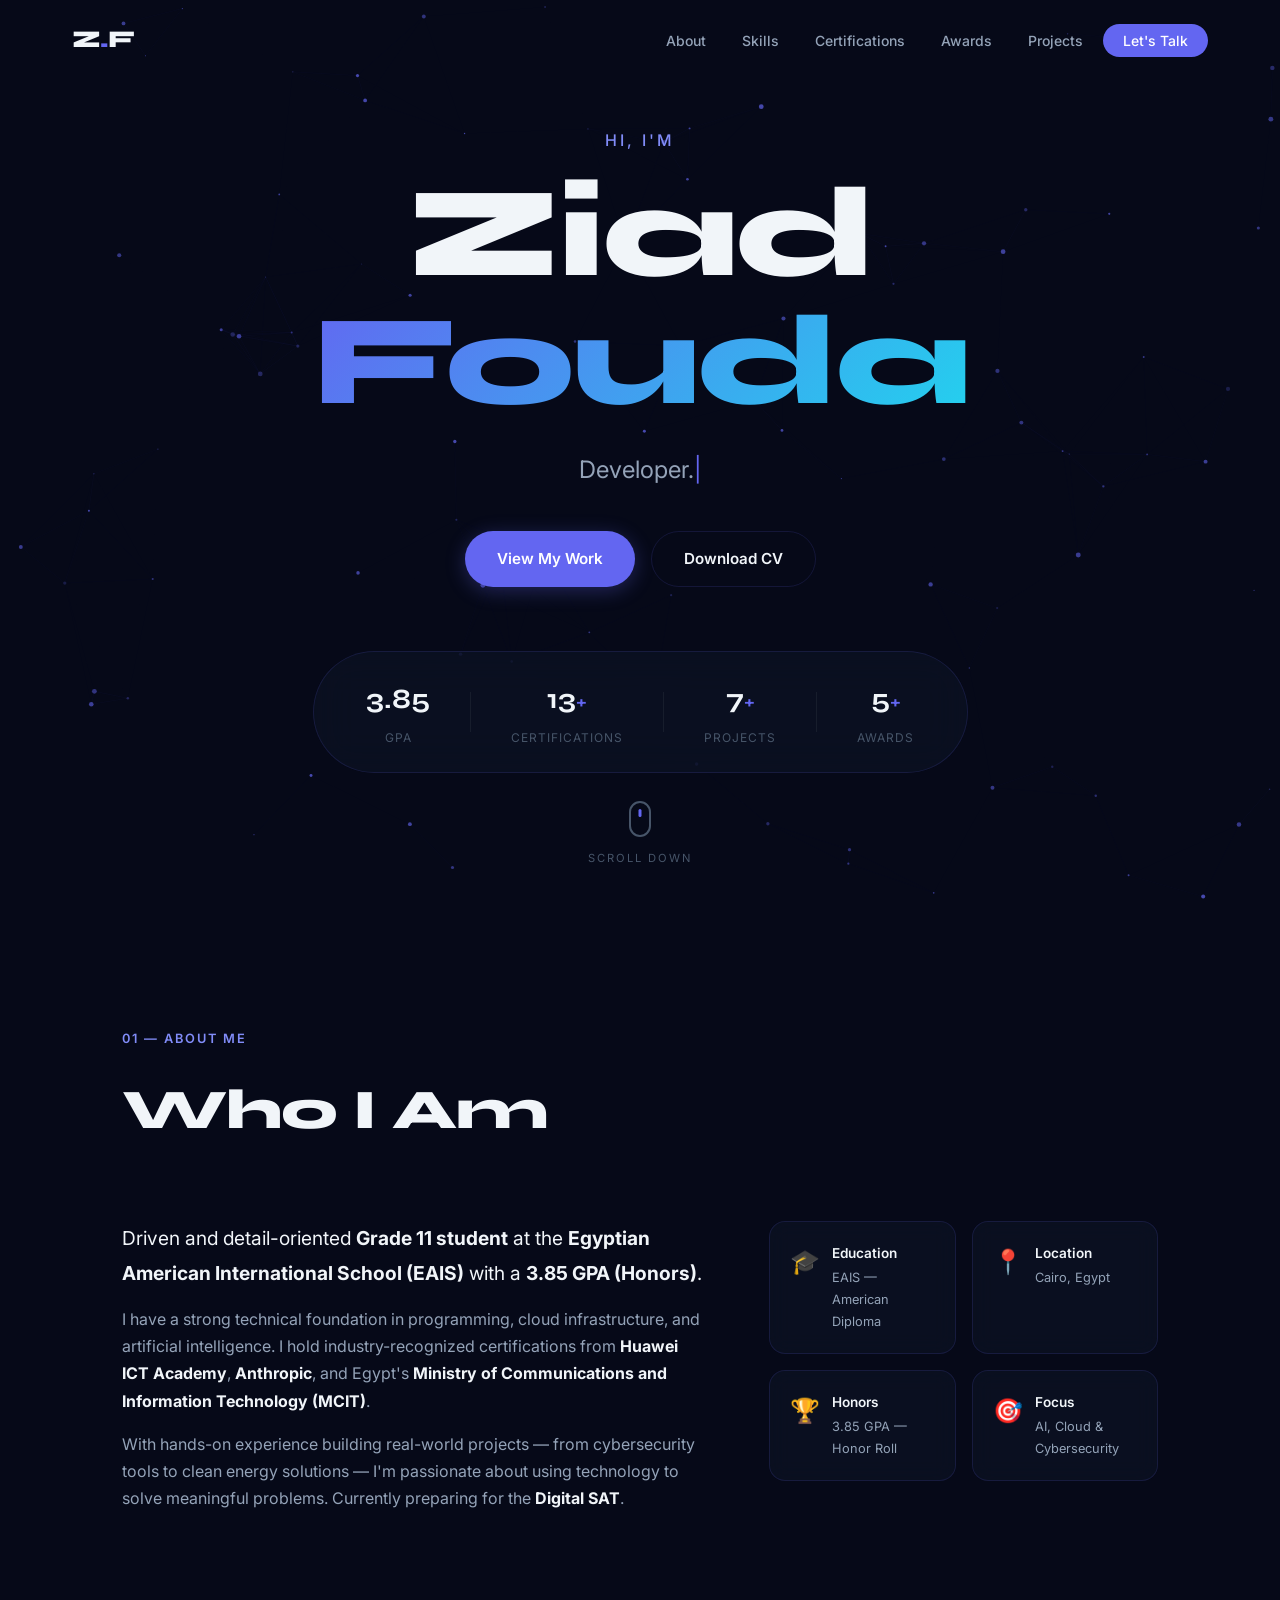
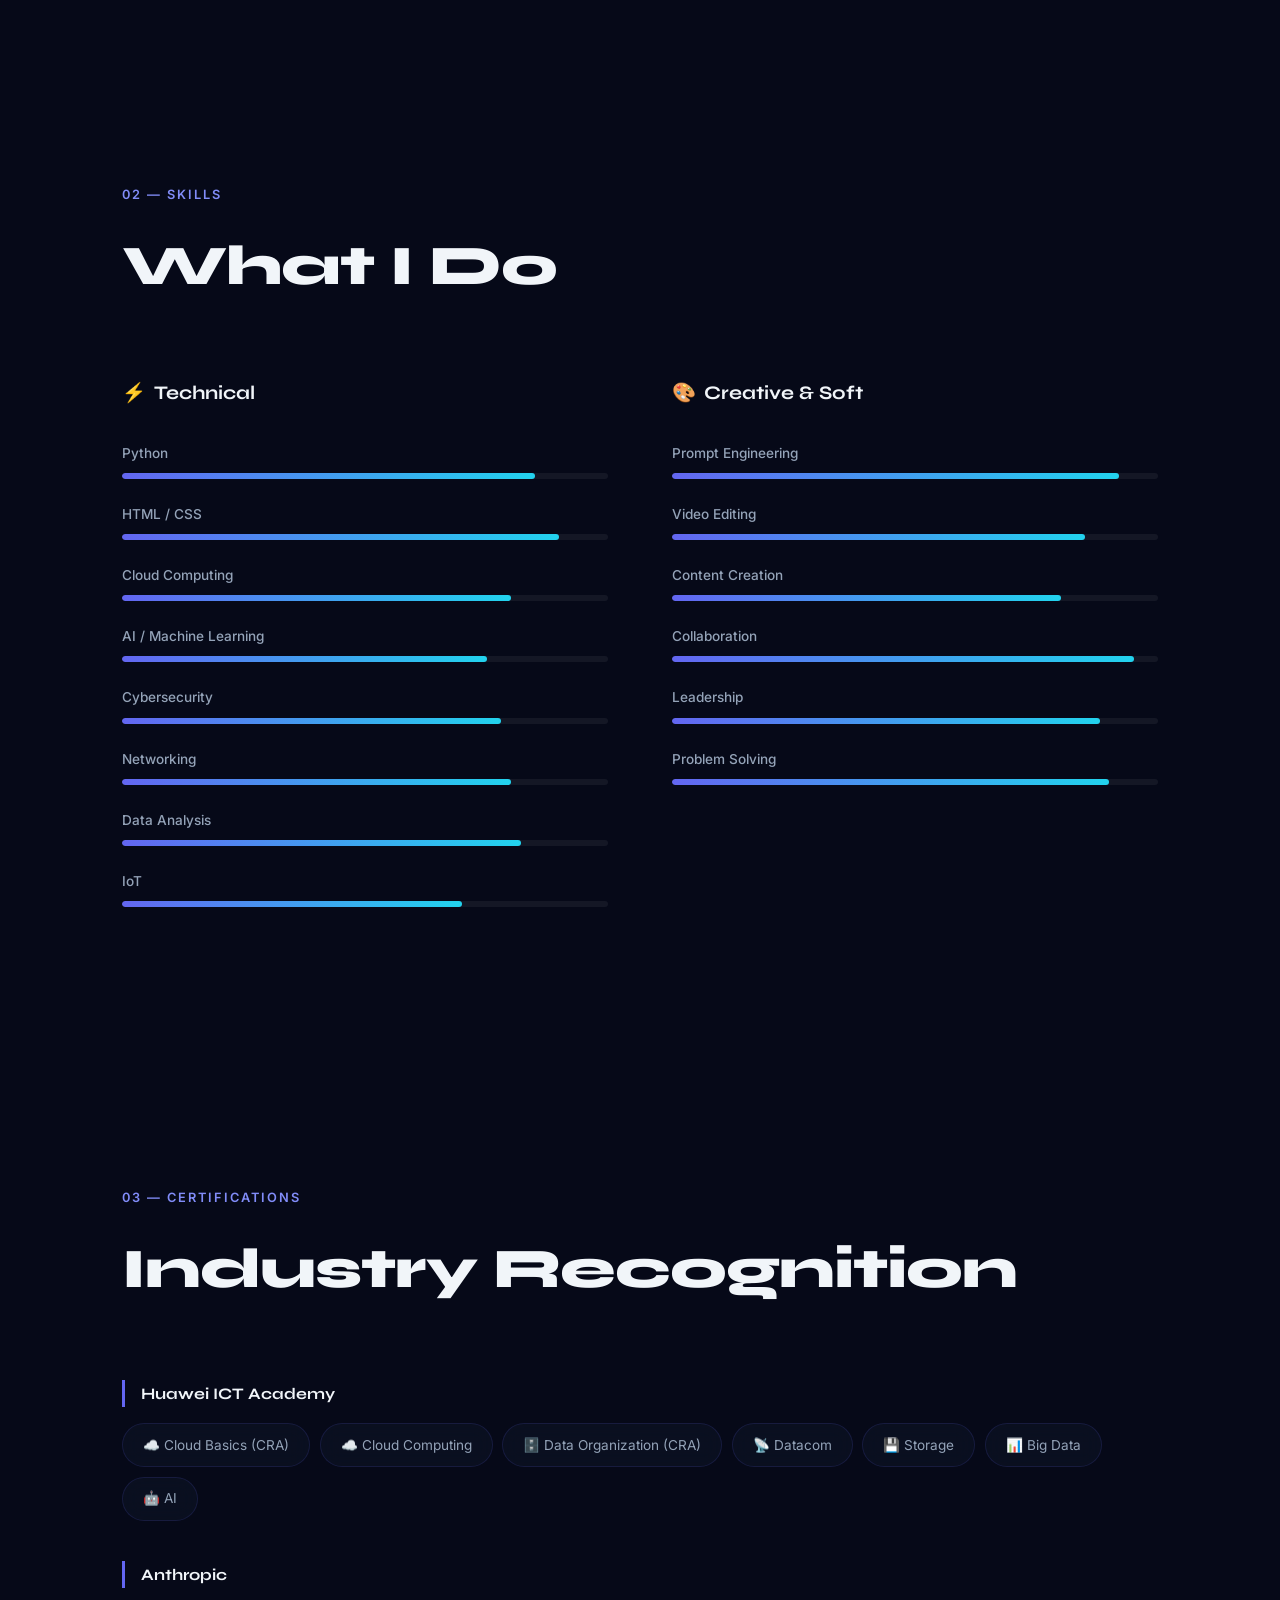
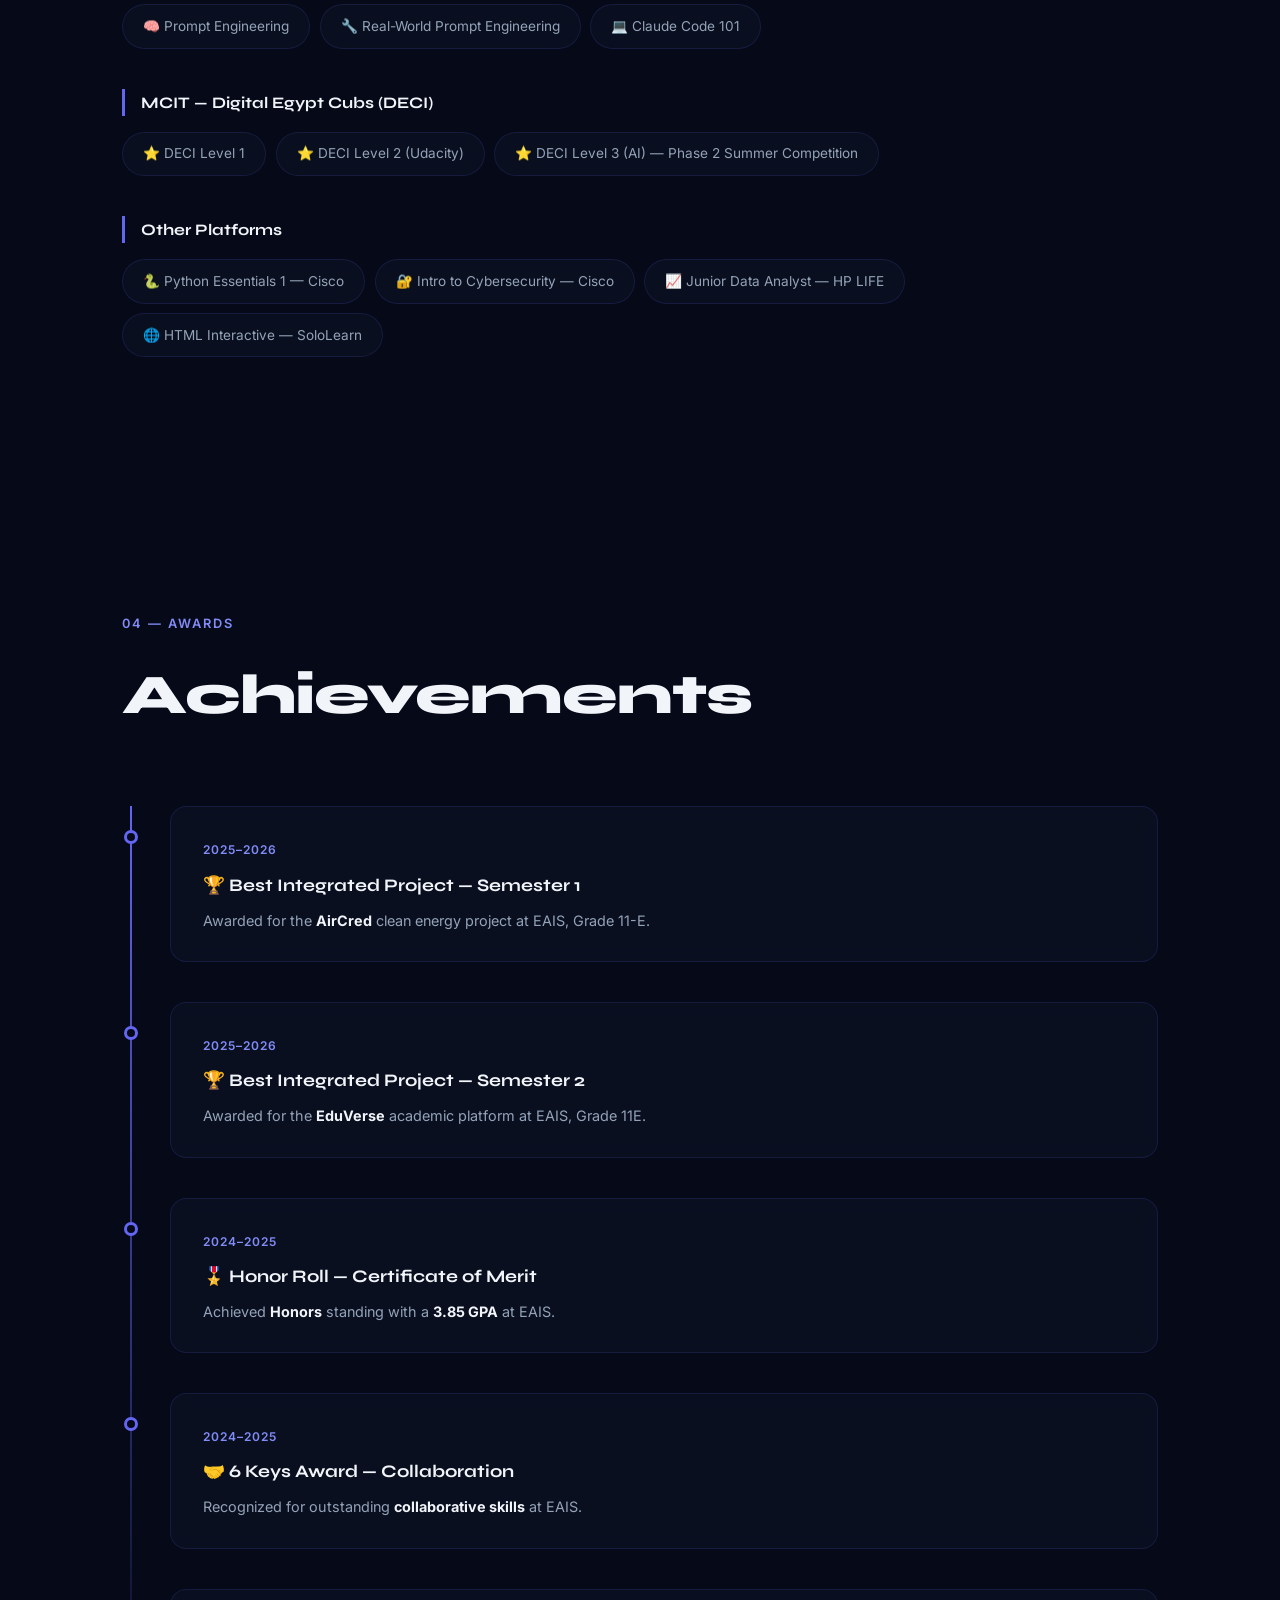
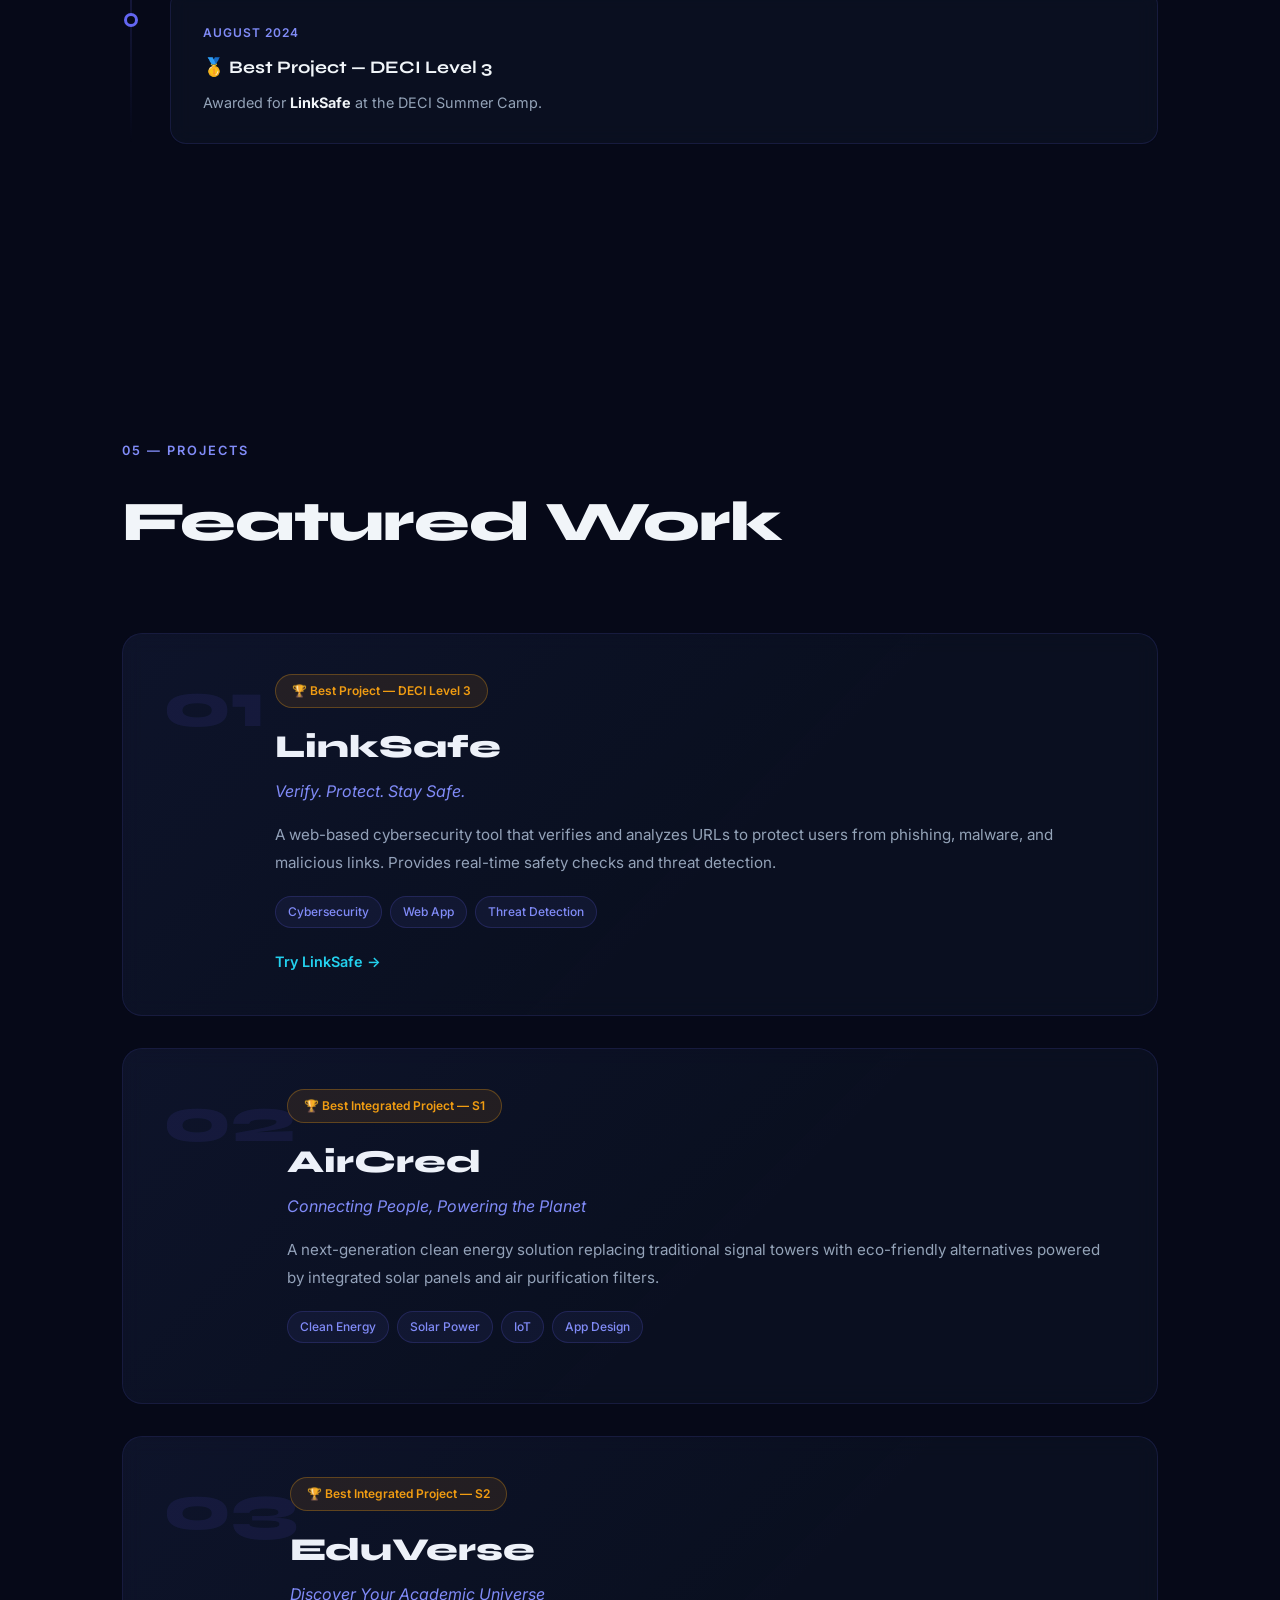
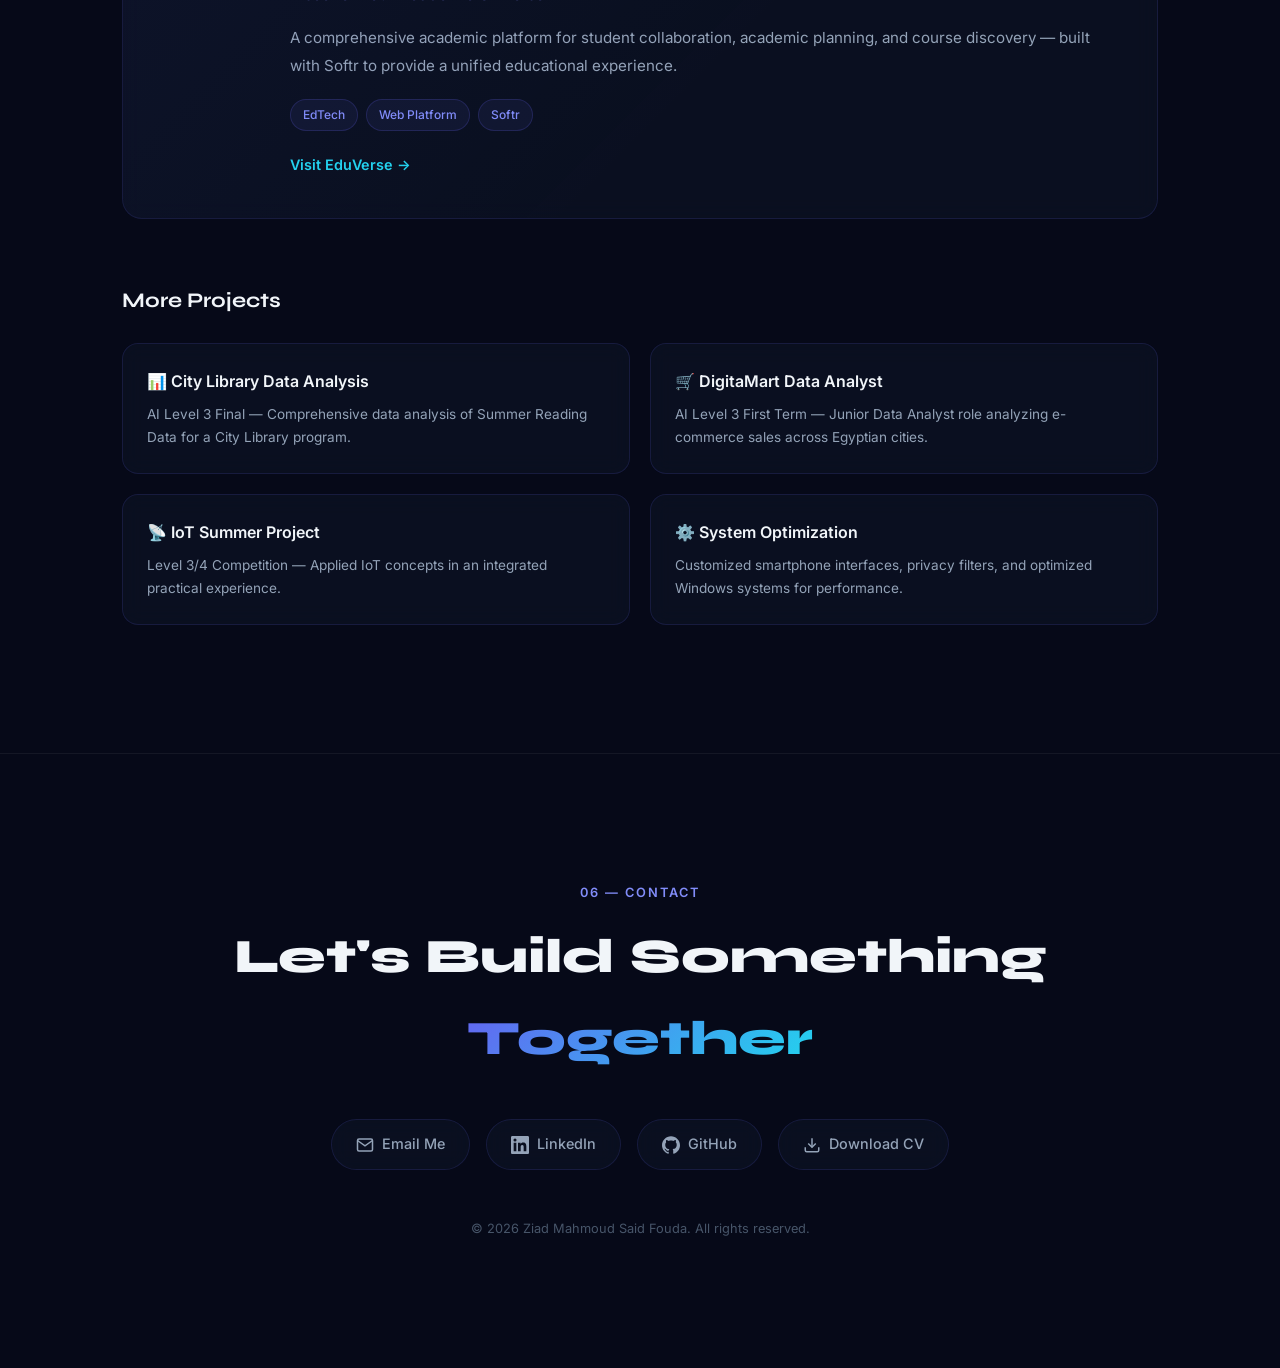
<file: ziad-portfolio/index.html>
<!DOCTYPE html>
<html lang="en">
<head>
    <meta charset="UTF-8">
    <meta name="viewport" content="width=device-width, initial-scale=1.0">
    <title>Ziad Fouda — Portfolio</title>
    <meta name="description" content="Portfolio of Ziad Mahmoud Said Fouda — Developer, Innovator & Tech Enthusiast.">
    <link rel="preconnect" href="https://fonts.googleapis.com">
    <link rel="preconnect" href="https://fonts.gstatic.com" crossorigin>
    <link href="https://fonts.googleapis.com/css2?family=Inter:wght@400;500;600;700&family=Syne:wght@600;700;800&display=swap" rel="stylesheet">
    <link rel="stylesheet" href="style.css">
</head>
<body>
    <!-- Scroll Progress -->
    <div id="progress-bar"></div>

    <!-- Particle Canvas -->
    <canvas id="particles"></canvas>

    <!-- Navigation -->
    <header id="navbar">
        <div class="nav-container">
            <a href="#hero" class="nav-logo">Z<span class="logo-dot">.</span>F</a>
            <nav>
                <ul class="nav-links">
                    <li><a href="#about" class="nav-link">About</a></li>
                    <li><a href="#skills" class="nav-link">Skills</a></li>
                    <li><a href="#certifications" class="nav-link">Certifications</a></li>
                    <li><a href="#awards" class="nav-link">Awards</a></li>
                    <li><a href="#projects" class="nav-link">Projects</a></li>
                    <li><a href="#contact" class="nav-link nav-cta">Let's Talk</a></li>
                </ul>
            </nav>
            <button class="hamburger" id="hamburger" aria-label="Menu">
                <span></span><span></span><span></span>
            </button>
        </div>
    </header>

    <!-- Mobile Menu -->
    <div class="mobile-menu" id="mobileMenu">
        <ul>
            <li><a href="#about">About</a></li>
            <li><a href="#skills">Skills</a></li>
            <li><a href="#certifications">Certifications</a></li>
            <li><a href="#awards">Awards</a></li>
            <li><a href="#projects">Projects</a></li>
            <li><a href="#contact">Contact</a></li>
        </ul>
    </div>

    <main>
        <!-- Hero -->
        <section id="hero">
            <div class="hero-content">
                <p class="hero-greeting anim-up">Hi, I'm</p>
                <h1 class="hero-name anim-up delay-1">Ziad<br><span class="gradient-text">Fouda</span></h1>
                <p class="hero-tagline anim-up delay-2">
                    <span id="typewriter"></span><span class="cursor">|</span>
                </p>
                <div class="hero-cta anim-up delay-3">
                    <a href="#projects" class="btn-primary">View My Work</a>
                    <a href="cv.html?download=true" target="_blank" class="btn-outline">Download CV</a>
                </div>
                <div class="hero-stats anim-up delay-4">
                    <div class="hero-stat">
                        <span class="stat-num" data-target="3.85" data-decimal="true">0</span>
                        <span class="stat-label">GPA</span>
                    </div>
                    <div class="hero-stat-divider"></div>
                    <div class="hero-stat">
                        <span class="stat-num" data-target="13">0</span><span class="stat-plus">+</span>
                        <span class="stat-label">Certifications</span>
                    </div>
                    <div class="hero-stat-divider"></div>
                    <div class="hero-stat">
                        <span class="stat-num" data-target="7">0</span><span class="stat-plus">+</span>
                        <span class="stat-label">Projects</span>
                    </div>
                    <div class="hero-stat-divider"></div>
                    <div class="hero-stat">
                        <span class="stat-num" data-target="5">0</span><span class="stat-plus">+</span>
                        <span class="stat-label">Awards</span>
                    </div>
                </div>
            </div>
            <a href="#about" class="scroll-indicator">
                <div class="mouse"><div class="wheel"></div></div>
                <span>Scroll Down</span>
            </a>
        </section>

        <!-- About -->
        <section id="about" class="section">
            <div class="container">
                <div class="section-header">
                    <span class="section-tag reveal">01 — About Me</span>
                    <h2 class="section-title reveal">Who I Am</h2>
                </div>
                <div class="about-grid">
                    <div class="about-text reveal">
                        <p class="about-lead">Driven and detail-oriented <strong>Grade 11 student</strong> at the <strong>Egyptian American International School (EAIS)</strong> with a <strong>3.85 GPA (Honors)</strong>.</p>
                        <p>I have a strong technical foundation in programming, cloud infrastructure, and artificial intelligence. I hold industry-recognized certifications from <strong>Huawei ICT Academy</strong>, <strong>Anthropic</strong>, and Egypt's <strong>Ministry of Communications and Information Technology (MCIT)</strong>.</p>
                        <p>With hands-on experience building real-world projects — from cybersecurity tools to clean energy solutions — I'm passionate about using technology to solve meaningful problems. Currently preparing for the <strong>Digital SAT</strong>.</p>
                    </div>
                    <div class="about-details reveal delay-1">
                        <div class="detail-card">
                            <span class="detail-icon">🎓</span>
                            <div>
                                <h4>Education</h4>
                                <p>EAIS — American Diploma</p>
                            </div>
                        </div>
                        <div class="detail-card">
                            <span class="detail-icon">📍</span>
                            <div>
                                <h4>Location</h4>
                                <p>Cairo, Egypt</p>
                            </div>
                        </div>
                        <div class="detail-card">
                            <span class="detail-icon">🏆</span>
                            <div>
                                <h4>Honors</h4>
                                <p>3.85 GPA — Honor Roll</p>
                            </div>
                        </div>
                        <div class="detail-card">
                            <span class="detail-icon">🎯</span>
                            <div>
                                <h4>Focus</h4>
                                <p>AI, Cloud & Cybersecurity</p>
                            </div>
                        </div>
                    </div>
                </div>
            </div>
        </section>

        <!-- Skills -->
        <section id="skills" class="section">
            <div class="container">
                <div class="section-header">
                    <span class="section-tag reveal">02 — Skills</span>
                    <h2 class="section-title reveal">What I Do</h2>
                </div>
                <div class="skills-grid">
                    <div class="skill-category reveal">
                        <h3 class="skill-cat-title"><span class="skill-icon">⚡</span> Technical</h3>
                        <div class="skill-bar-group">
                            <div class="skill-item"><span class="skill-name">Python</span><div class="skill-bar"><div class="skill-fill" data-width="85"></div></div></div>
                            <div class="skill-item"><span class="skill-name">HTML / CSS</span><div class="skill-bar"><div class="skill-fill" data-width="90"></div></div></div>
                            <div class="skill-item"><span class="skill-name">Cloud Computing</span><div class="skill-bar"><div class="skill-fill" data-width="80"></div></div></div>
                            <div class="skill-item"><span class="skill-name">AI / Machine Learning</span><div class="skill-bar"><div class="skill-fill" data-width="75"></div></div></div>
                            <div class="skill-item"><span class="skill-name">Cybersecurity</span><div class="skill-bar"><div class="skill-fill" data-width="78"></div></div></div>
                            <div class="skill-item"><span class="skill-name">Networking</span><div class="skill-bar"><div class="skill-fill" data-width="80"></div></div></div>
                            <div class="skill-item"><span class="skill-name">Data Analysis</span><div class="skill-bar"><div class="skill-fill" data-width="82"></div></div></div>
                            <div class="skill-item"><span class="skill-name">IoT</span><div class="skill-bar"><div class="skill-fill" data-width="70"></div></div></div>
                        </div>
                    </div>
                    <div class="skill-category reveal delay-1">
                        <h3 class="skill-cat-title"><span class="skill-icon">🎨</span> Creative & Soft</h3>
                        <div class="skill-bar-group">
                            <div class="skill-item"><span class="skill-name">Prompt Engineering</span><div class="skill-bar"><div class="skill-fill" data-width="92"></div></div></div>
                            <div class="skill-item"><span class="skill-name">Video Editing</span><div class="skill-bar"><div class="skill-fill" data-width="85"></div></div></div>
                            <div class="skill-item"><span class="skill-name">Content Creation</span><div class="skill-bar"><div class="skill-fill" data-width="80"></div></div></div>
                            <div class="skill-item"><span class="skill-name">Collaboration</span><div class="skill-bar"><div class="skill-fill" data-width="95"></div></div></div>
                            <div class="skill-item"><span class="skill-name">Leadership</span><div class="skill-bar"><div class="skill-fill" data-width="88"></div></div></div>
                            <div class="skill-item"><span class="skill-name">Problem Solving</span><div class="skill-bar"><div class="skill-fill" data-width="90"></div></div></div>
                        </div>
                    </div>
                </div>
            </div>
        </section>

        <!-- Certifications -->
        <section id="certifications" class="section">
            <div class="container">
                <div class="section-header">
                    <span class="section-tag reveal">03 — Certifications</span>
                    <h2 class="section-title reveal">Industry Recognition</h2>
                </div>
                <div class="cert-showcase">
                    <!-- Huawei -->
                    <div class="cert-group reveal">
                        <h3 class="cert-provider">Huawei ICT Academy</h3>
                        <div class="cert-row">
                            <div class="cert-chip">☁️ Cloud Basics (CRA)</div>
                            <div class="cert-chip">☁️ Cloud Computing</div>
                            <div class="cert-chip">🗄️ Data Organization (CRA)</div>
                            <div class="cert-chip">📡 Datacom</div>
                            <div class="cert-chip">💾 Storage</div>
                            <div class="cert-chip">📊 Big Data</div>
                            <div class="cert-chip">🤖 AI</div>
                        </div>
                    </div>
                    <!-- Anthropic -->
                    <div class="cert-group reveal delay-1">
                        <h3 class="cert-provider">Anthropic</h3>
                        <div class="cert-row">
                            <div class="cert-chip">🧠 Prompt Engineering</div>
                            <div class="cert-chip">🔧 Real-World Prompt Engineering</div>
                            <div class="cert-chip">💻 Claude Code 101</div>
                        </div>
                    </div>
                    <!-- DECI / MCIT -->
                    <div class="cert-group reveal delay-2">
                        <h3 class="cert-provider">MCIT — Digital Egypt Cubs (DECI)</h3>
                        <div class="cert-row">
                            <div class="cert-chip">⭐ DECI Level 1</div>
                            <div class="cert-chip">⭐ DECI Level 2 (Udacity)</div>
                            <div class="cert-chip">⭐ DECI Level 3 (AI) — Phase 2 Summer Competition</div>
                        </div>
                    </div>
                    <!-- Other -->
                    <div class="cert-group reveal delay-3">
                        <h3 class="cert-provider">Other Platforms</h3>
                        <div class="cert-row">
                            <div class="cert-chip">🐍 Python Essentials 1 — Cisco</div>
                            <div class="cert-chip">🔐 Intro to Cybersecurity — Cisco</div>
                            <div class="cert-chip">📈 Junior Data Analyst — HP LIFE</div>
                            <div class="cert-chip">🌐 HTML Interactive — SoloLearn</div>
                        </div>
                    </div>
                </div>
            </div>
        </section>

        <!-- Awards -->
        <section id="awards" class="section">
            <div class="container">
                <div class="section-header">
                    <span class="section-tag reveal">04 — Awards</span>
                    <h2 class="section-title reveal">Achievements</h2>
                </div>
                <div class="timeline">
                    <div class="timeline-item reveal">
                        <div class="timeline-dot"></div>
                        <div class="timeline-card">
                            <span class="timeline-date">2025–2026</span>
                            <h3>🏆 Best Integrated Project — Semester 1</h3>
                            <p>Awarded for the <strong>AirCred</strong> clean energy project at EAIS, Grade 11-E.</p>
                        </div>
                    </div>
                    <div class="timeline-item reveal">
                        <div class="timeline-dot"></div>
                        <div class="timeline-card">
                            <span class="timeline-date">2025–2026</span>
                            <h3>🏆 Best Integrated Project — Semester 2</h3>
                            <p>Awarded for the <strong>EduVerse</strong> academic platform at EAIS, Grade 11E.</p>
                        </div>
                    </div>
                    <div class="timeline-item reveal">
                        <div class="timeline-dot"></div>
                        <div class="timeline-card">
                            <span class="timeline-date">2024–2025</span>
                            <h3>🎖️ Honor Roll — Certificate of Merit</h3>
                            <p>Achieved <strong>Honors</strong> standing with a <strong>3.85 GPA</strong> at EAIS.</p>
                        </div>
                    </div>
                    <div class="timeline-item reveal">
                        <div class="timeline-dot"></div>
                        <div class="timeline-card">
                            <span class="timeline-date">2024–2025</span>
                            <h3>🤝 6 Keys Award — Collaboration</h3>
                            <p>Recognized for outstanding <strong>collaborative skills</strong> at EAIS.</p>
                        </div>
                    </div>
                    <div class="timeline-item reveal">
                        <div class="timeline-dot"></div>
                        <div class="timeline-card">
                            <span class="timeline-date">August 2024</span>
                            <h3>🥇 Best Project — DECI Level 3</h3>
                            <p>Awarded for <strong>LinkSafe</strong> at the DECI Summer Camp.</p>
                        </div>
                    </div>
                </div>
            </div>
        </section>

        <!-- Projects -->
        <section id="projects" class="section">
            <div class="container">
                <div class="section-header">
                    <span class="section-tag reveal">05 — Projects</span>
                    <h2 class="section-title reveal">Featured Work</h2>
                </div>

                <!-- Featured Projects -->
                <div class="featured-projects">
                    <div class="fp-card reveal">
                        <div class="fp-number">01</div>
                        <div class="fp-content">
                            <span class="fp-badge">🏆 Best Project — DECI Level 3</span>
                            <h3 class="fp-title">LinkSafe</h3>
                            <p class="fp-tagline">Verify. Protect. Stay Safe.</p>
                            <p class="fp-desc">A web-based cybersecurity tool that verifies and analyzes URLs to protect users from phishing, malware, and malicious links. Provides real-time safety checks and threat detection.</p>
                            <div class="fp-tags">
                                <span>Cybersecurity</span><span>Web App</span><span>Threat Detection</span>
                            </div>
                            <a href="https://ziadfouda.github.io/LINKSAFE/" target="_blank" class="fp-link">Try LinkSafe →</a>
                        </div>
                    </div>
                    <div class="fp-card reveal">
                        <div class="fp-number">02</div>
                        <div class="fp-content">
                            <span class="fp-badge">🏆 Best Integrated Project — S1</span>
                            <h3 class="fp-title">AirCred</h3>
                            <p class="fp-tagline">Connecting People, Powering the Planet</p>
                            <p class="fp-desc">A next-generation clean energy solution replacing traditional signal towers with eco-friendly alternatives powered by integrated solar panels and air purification filters.</p>
                            <div class="fp-tags">
                                <span>Clean Energy</span><span>Solar Power</span><span>IoT</span><span>App Design</span>
                            </div>
                        </div>
                    </div>
                    <div class="fp-card reveal">
                        <div class="fp-number">03</div>
                        <div class="fp-content">
                            <span class="fp-badge">🏆 Best Integrated Project — S2</span>
                            <h3 class="fp-title">EduVerse</h3>
                            <p class="fp-tagline">Discover Your Academic Universe</p>
                            <p class="fp-desc">A comprehensive academic platform for student collaboration, academic planning, and course discovery — built with Softr to provide a unified educational experience.</p>
                            <div class="fp-tags">
                                <span>EdTech</span><span>Web Platform</span><span>Softr</span>
                            </div>
                            <a href="https://ziadfouda.softr.app" target="_blank" class="fp-link">Visit EduVerse →</a>
                        </div>
                    </div>
                </div>

                <!-- Other Projects Grid -->
                <h3 class="sub-heading reveal">More Projects</h3>
                <div class="projects-grid">
                    <div class="project-mini reveal">
                        <h4>📊 City Library Data Analysis</h4>
                        <p>AI Level 3 Final — Comprehensive data analysis of Summer Reading Data for a City Library program.</p>
                    </div>
                    <div class="project-mini reveal">
                        <h4>🛒 DigitaMart Data Analyst</h4>
                        <p>AI Level 3 First Term — Junior Data Analyst role analyzing e-commerce sales across Egyptian cities.</p>
                    </div>
                    <div class="project-mini reveal">
                        <h4>📡 IoT Summer Project</h4>
                        <p>Level 3/4 Competition — Applied IoT concepts in an integrated practical experience.</p>
                    </div>
                    <div class="project-mini reveal">
                        <h4>⚙️ System Optimization</h4>
                        <p>Customized smartphone interfaces, privacy filters, and optimized Windows systems for performance.</p>
                    </div>
                </div>
            </div>
        </section>
    </main>

    <!-- Footer / Contact -->
    <footer id="contact" class="section">
        <div class="container">
            <div class="footer-content reveal">
                <span class="section-tag">06 — Contact</span>
                <h2 class="footer-title">Let's Build Something<br><span class="gradient-text">Together</span></h2>
                <div class="social-links">
                    <a href="mailto:ziadfouda@users.noreply.github.com" class="social-link">
                        <svg viewBox="0 0 24 24" fill="none" stroke="currentColor" stroke-width="2"><path d="M4 4h16c1.1 0 2 .9 2 2v12c0 1.1-.9 2-2 2H4c-1.1 0-2-.9-2-2V6c0-1.1.9-2 2-2z"></path><polyline points="22,6 12,13 2,6"></polyline></svg>
                        Email Me
                    </a>
                    <a href="https://linkedin.com/in/ziad-f-4a5578345" target="_blank" class="social-link">
                        <svg viewBox="0 0 24 24" fill="currentColor"><path d="M20.447 20.452h-3.554v-5.569c0-1.328-.027-3.037-1.852-3.037-1.853 0-2.136 1.445-2.136 2.939v5.667H9.351V9h3.414v1.561h.046c.477-.9 1.637-1.85 3.37-1.85 3.601 0 4.267 2.37 4.267 5.455v6.286zM5.337 7.433a2.062 2.062 0 01-2.063-2.065 2.064 2.064 0 112.063 2.065zm1.782 13.019H3.555V9h3.564v11.452zM22.225 0H1.771C.792 0 0 .774 0 1.729v20.542C0 23.227.792 24 1.771 24h20.451C23.2 24 24 23.227 24 22.271V1.729C24 .774 23.2 0 22.222 0h.003z"/></svg>
                        LinkedIn
                    </a>
                    <a href="https://github.com/ZiadFouda" target="_blank" class="social-link">
                        <svg viewBox="0 0 24 24" fill="currentColor"><path d="M12 .297c-6.63 0-12 5.373-12 12 0 5.303 3.438 9.8 8.205 11.385.6.113.82-.258.82-.577 0-.285-.01-1.04-.015-2.04-3.338.724-4.042-1.61-4.042-1.61C4.422 18.07 3.633 17.7 3.633 17.7c-1.087-.744.084-.729.084-.729 1.205.084 1.838 1.236 1.838 1.236 1.07 1.835 2.809 1.305 3.495.998.108-.776.417-1.305.76-1.605-2.665-.3-5.466-1.332-5.466-5.93 0-1.31.465-2.38 1.235-3.22-.135-.303-.54-1.523.105-3.176 0 0 1.005-.322 3.3 1.23.96-.267 1.98-.399 3-.405 1.02.006 2.04.138 3 .405 2.28-1.552 3.285-1.23 3.285-1.23.645 1.653.24 2.873.12 3.176.765.84 1.23 1.91 1.23 3.22 0 4.61-2.805 5.625-5.475 5.92.42.36.81 1.096.81 2.22 0 1.606-.015 2.896-.015 3.286 0 .315.21.69.825.57C20.565 22.092 24 17.592 24 12.297c0-6.627-5.373-12-12-12"/></svg>
                        GitHub
                    </a>
                    <a href="cv.html?download=true" target="_blank" class="social-link">
                        <svg viewBox="0 0 24 24" fill="none" stroke="currentColor" stroke-width="2"><path d="M21 15v4a2 2 0 0 1-2 2H5a2 2 0 0 1-2-2v-4"></path><polyline points="7 10 12 15 17 10"></polyline><line x1="12" y1="15" x2="12" y2="3"></line></svg>
                        Download CV
                    </a>
                </div>
                <p class="footer-copy">© 2026 Ziad Mahmoud Said Fouda. All rights reserved.</p>
            </div>
        </div>
    </footer>

    <script>
    // ===== PARTICLE BACKGROUND =====
    const canvas = document.getElementById('particles');
    const ctx = canvas.getContext('2d');
    let particles = [];
    let mouse = { x: null, y: null };

    function resizeCanvas() {
        canvas.width = window.innerWidth;
        canvas.height = window.innerHeight;
    }
    resizeCanvas();
    window.addEventListener('resize', resizeCanvas);
    document.addEventListener('mousemove', e => { mouse.x = e.x; mouse.y = e.y; });

    class Particle {
        constructor() {
            this.x = Math.random() * canvas.width;
            this.y = Math.random() * canvas.height;
            this.size = Math.random() * 2 + 0.5;
            this.speedX = (Math.random() - 0.5) * 0.5;
            this.speedY = (Math.random() - 0.5) * 0.5;
            this.opacity = Math.random() * 0.5 + 0.2;
        }
        update() {
            this.x += this.speedX;
            this.y += this.speedY;
            if (this.x > canvas.width) this.x = 0;
            if (this.x < 0) this.x = canvas.width;
            if (this.y > canvas.height) this.y = 0;
            if (this.y < 0) this.y = canvas.height;
            // Mouse interaction
            if (mouse.x) {
                const dx = mouse.x - this.x;
                const dy = mouse.y - this.y;
                const dist = Math.sqrt(dx * dx + dy * dy);
                if (dist < 120) {
                    this.x -= dx * 0.02;
                    this.y -= dy * 0.02;
                }
            }
        }
        draw() {
            ctx.fillStyle = `rgba(99, 102, 241, ${this.opacity})`;
            ctx.beginPath();
            ctx.arc(this.x, this.y, this.size, 0, Math.PI * 2);
            ctx.fill();
        }
    }

    function initParticles() {
        particles = [];
        const count = Math.min(Math.floor((canvas.width * canvas.height) / 12000), 120);
        for (let i = 0; i < count; i++) particles.push(new Particle());
    }
    initParticles();

    function drawLines() {
        for (let a = 0; a < particles.length; a++) {
            for (let b = a + 1; b < particles.length; b++) {
                const dx = particles[a].x - particles[b].x;
                const dy = particles[a].y - particles[b].y;
                const dist = Math.sqrt(dx * dx + dy * dy);
                if (dist < 150) {
                    ctx.strokeStyle = `rgba(99, 102, 241, ${0.08 * (1 - dist / 150)})`;
                    ctx.lineWidth = 0.5;
                    ctx.beginPath();
                    ctx.moveTo(particles[a].x, particles[a].y);
                    ctx.lineTo(particles[b].x, particles[b].y);
                    ctx.stroke();
                }
            }
        }
    }

    function animateParticles() {
        ctx.clearRect(0, 0, canvas.width, canvas.height);
        particles.forEach(p => { p.update(); p.draw(); });
        drawLines();
        requestAnimationFrame(animateParticles);
    }
    animateParticles();

    // ===== TYPEWRITER =====
    const phrases = ['Developer.', 'Innovator.', 'Tech Enthusiast.', 'Problem Solver.', 'AI Explorer.'];
    let phraseIdx = 0, charIdx = 0, deleting = false;
    const typeEl = document.getElementById('typewriter');

    function typewrite() {
        const current = phrases[phraseIdx];
        typeEl.textContent = current.substring(0, charIdx);
        if (!deleting) {
            charIdx++;
            if (charIdx > current.length) { deleting = true; setTimeout(typewrite, 1800); return; }
        } else {
            charIdx--;
            if (charIdx === 0) { deleting = false; phraseIdx = (phraseIdx + 1) % phrases.length; }
        }
        setTimeout(typewrite, deleting ? 40 : 100);
    }
    typewrite();

    // ===== SCROLL ANIMATIONS =====
    const observer = new IntersectionObserver((entries) => {
        entries.forEach(entry => {
            if (entry.isIntersecting) {
                entry.target.classList.add('visible');
                // Animate skill bars
                entry.target.querySelectorAll('.skill-fill').forEach(bar => {
                    bar.style.width = bar.dataset.width + '%';
                });
                // Animate counters
                entry.target.querySelectorAll('.stat-num').forEach(num => {
                    animateCounter(num);
                });
                observer.unobserve(entry.target);
            }
        });
    }, { threshold: 0.15 });

    document.querySelectorAll('.reveal, .anim-up, .hero-stats').forEach(el => observer.observe(el));

    function animateCounter(el) {
        const target = parseFloat(el.dataset.target);
        const isDecimal = el.dataset.decimal === 'true';
        const duration = 2000;
        const start = performance.now();
        function step(now) {
            const progress = Math.min((now - start) / duration, 1);
            const ease = 1 - Math.pow(1 - progress, 3);
            el.textContent = isDecimal ? (target * ease).toFixed(2) : Math.floor(target * ease);
            if (progress < 1) requestAnimationFrame(step);
            else el.textContent = isDecimal ? target.toFixed(2) : target;
        }
        requestAnimationFrame(step);
    }

    // ===== SCROLL PROGRESS =====
    window.addEventListener('scroll', () => {
        const scrolled = (window.scrollY / (document.body.scrollHeight - window.innerHeight)) * 100;
        document.getElementById('progress-bar').style.width = scrolled + '%';
        // Navbar background
        document.getElementById('navbar').classList.toggle('scrolled', window.scrollY > 80);
    });

    // ===== MOBILE MENU =====
    const hamburger = document.getElementById('hamburger');
    const mobileMenu = document.getElementById('mobileMenu');
    hamburger.addEventListener('click', () => {
        hamburger.classList.toggle('active');
        mobileMenu.classList.toggle('open');
    });
    mobileMenu.querySelectorAll('a').forEach(link => {
        link.addEventListener('click', () => {
            hamburger.classList.remove('active');
            mobileMenu.classList.remove('open');
        });
    });

    // ===== SMOOTH SCROLL =====
    document.querySelectorAll('a[href^="#"]').forEach(anchor => {
        anchor.addEventListener('click', function(e) {
            e.preventDefault();
            document.querySelector(this.getAttribute('href')).scrollIntoView({ behavior: 'smooth' });
        });
    });

    // ===== ACTIVE NAV LINK =====
    const sections = document.querySelectorAll('section[id]');
    window.addEventListener('scroll', () => {
        const scrollY = window.scrollY + 200;
        sections.forEach(sec => {
            const top = sec.offsetTop;
            const height = sec.offsetHeight;
            const id = sec.getAttribute('id');
            const link = document.querySelector(`.nav-link[href="#${id}"]`);
            if (link) link.classList.toggle('active', scrollY >= top && scrollY < top + height);
        });
    });
    </script>
</body>
</html>
</file>
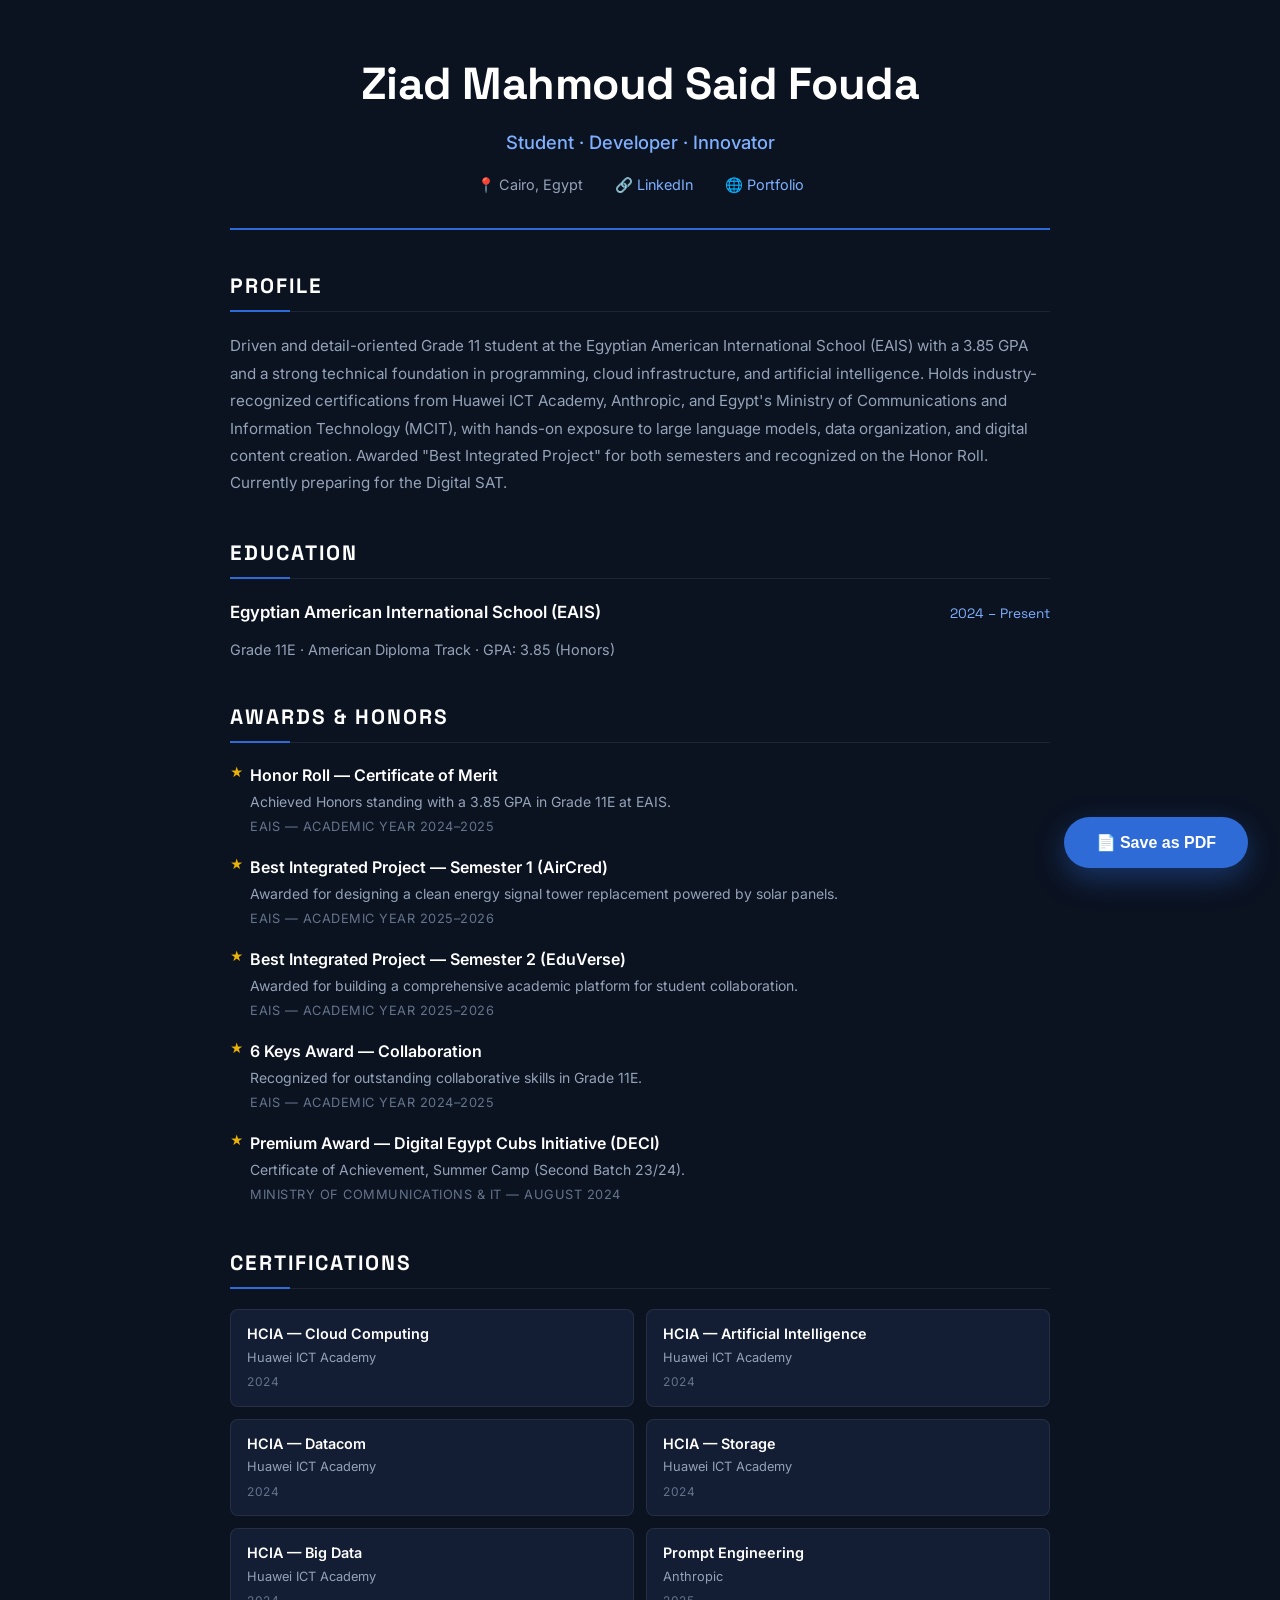
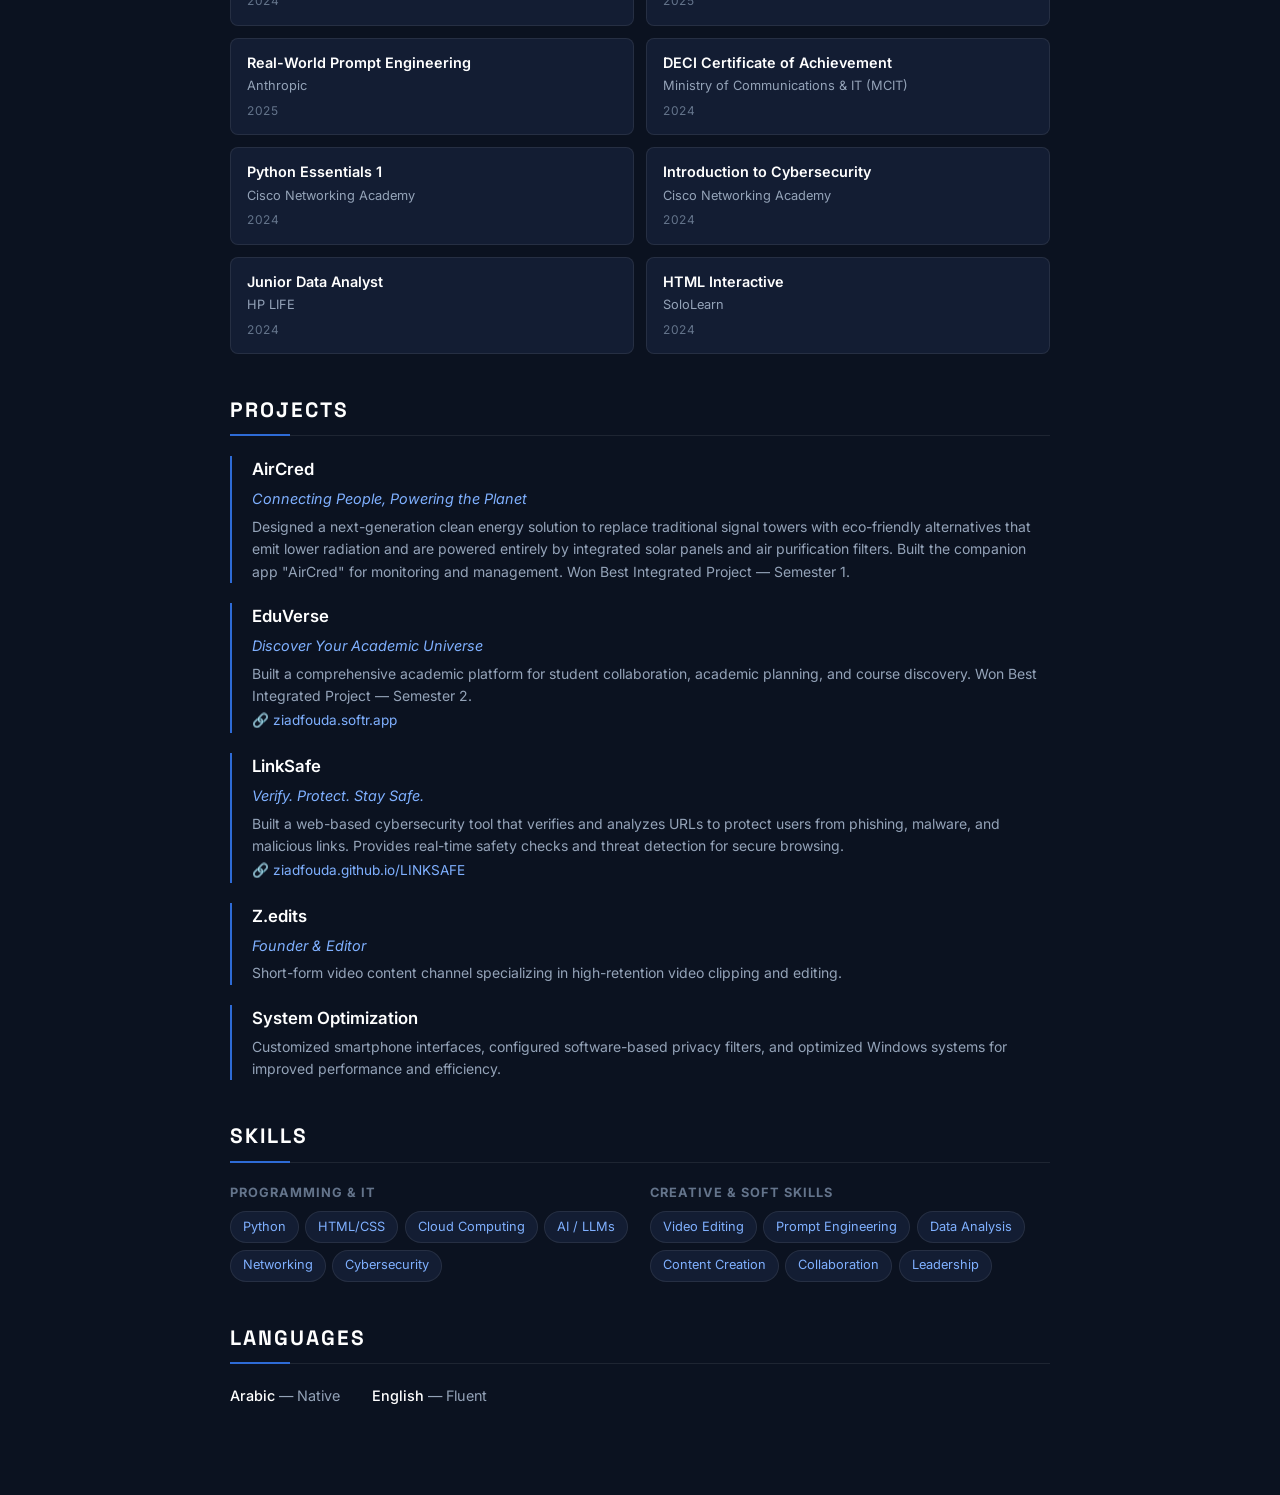
<file: cv.html>
<!DOCTYPE html>
<html lang="en">
<head>
    <meta charset="UTF-8">
    <meta name="viewport" content="width=device-width, initial-scale=1.0">
    <title>Ziad Mahmoud Said Fouda — CV</title>
    <link href="https://fonts.googleapis.com/css2?family=Inter:wght@300;400;500;600;700&family=Space+Grotesk:wght@400;500;600;700&display=swap" rel="stylesheet">
    <style>
        :root {
            --bg: #0b1220;
            --surface: #131d33;
            --primary: #2e6bd6;
            --highlight: #7fb0ff;
            --text: #ffffff;
            --text-sec: #94a3b8;
            --text-muted: #64748b;
            --border: rgba(255,255,255,0.08);
            --gold: #eab308;
        }

        * { margin: 0; padding: 0; box-sizing: border-box; }

        body {
            font-family: 'Inter', sans-serif;
            background: var(--bg);
            color: var(--text-sec);
            line-height: 1.6;
        }

        .cv-container {
            max-width: 900px;
            margin: 0 auto;
            padding: 3rem 2.5rem;
        }

        /* Header */
        .cv-header {
            text-align: center;
            margin-bottom: 2.5rem;
            padding-bottom: 2rem;
            border-bottom: 2px solid var(--primary);
        }

        .cv-name {
            font-family: 'Space Grotesk', sans-serif;
            font-size: 2.8rem;
            font-weight: 700;
            color: var(--text);
            letter-spacing: -0.5px;
            margin-bottom: 0.5rem;
        }

        .cv-role {
            font-size: 1.15rem;
            color: var(--highlight);
            font-weight: 500;
            margin-bottom: 1rem;
        }

        .cv-contact {
            display: flex;
            justify-content: center;
            gap: 2rem;
            flex-wrap: wrap;
            font-size: 0.9rem;
            color: var(--text-sec);
        }

        .cv-contact a {
            color: var(--highlight);
            text-decoration: none;
        }

        .cv-contact a:hover { text-decoration: underline; }

        /* Sections */
        .cv-section {
            margin-bottom: 2.5rem;
        }

        .cv-section-title {
            font-family: 'Space Grotesk', sans-serif;
            font-size: 1.3rem;
            font-weight: 700;
            color: var(--text);
            text-transform: uppercase;
            letter-spacing: 2px;
            padding-bottom: 0.5rem;
            border-bottom: 1px solid var(--border);
            margin-bottom: 1.25rem;
            position: relative;
        }

        .cv-section-title::after {
            content: '';
            position: absolute;
            bottom: -1px;
            left: 0;
            width: 60px;
            height: 2px;
            background: var(--primary);
        }

        /* Profile */
        .cv-profile {
            font-size: 0.95rem;
            line-height: 1.8;
            color: var(--text-sec);
        }

        /* Education */
        .cv-edu-item {
            display: flex;
            justify-content: space-between;
            align-items: baseline;
            margin-bottom: 0.75rem;
        }

        .cv-edu-item h3 {
            font-size: 1.05rem;
            color: var(--text);
            font-weight: 600;
        }

        .cv-edu-item .cv-date {
            font-size: 0.85rem;
            color: var(--highlight);
            font-family: 'Space Grotesk', sans-serif;
            white-space: nowrap;
        }

        .cv-edu-detail {
            font-size: 0.9rem;
            color: var(--text-sec);
            margin-bottom: 0.25rem;
        }

        /* Awards */
        .cv-award-item {
            margin-bottom: 1rem;
            padding-left: 1.25rem;
            position: relative;
        }

        .cv-award-item::before {
            content: '★';
            position: absolute;
            left: 0;
            top: 0;
            color: var(--gold);
            font-size: 0.8rem;
        }

        .cv-award-item h3 {
            font-size: 1rem;
            color: var(--text);
            font-weight: 600;
            margin-bottom: 0.15rem;
        }

        .cv-award-item p {
            font-size: 0.875rem;
        }

        .cv-award-item .cv-meta {
            font-size: 0.8rem;
            color: var(--text-muted);
            text-transform: uppercase;
            letter-spacing: 0.5px;
        }

        /* Certifications */
        .cv-cert-grid {
            display: grid;
            grid-template-columns: 1fr 1fr;
            gap: 0.75rem;
        }

        .cv-cert-item {
            padding: 0.75rem 1rem;
            background: var(--surface);
            border: 1px solid var(--border);
            border-radius: 8px;
        }

        .cv-cert-item h4 {
            font-size: 0.9rem;
            color: var(--text);
            font-weight: 600;
            margin-bottom: 0.15rem;
        }

        .cv-cert-item p {
            font-size: 0.8rem;
            color: var(--text-sec);
        }

        .cv-cert-item .cv-meta {
            font-size: 0.75rem;
            color: var(--text-muted);
            text-transform: uppercase;
            letter-spacing: 0.5px;
        }

        /* Projects */
        .cv-project-item {
            margin-bottom: 1.25rem;
            padding-left: 1.25rem;
            border-left: 2px solid var(--primary);
        }

        .cv-project-item h3 {
            font-size: 1.05rem;
            color: var(--text);
            font-weight: 600;
            margin-bottom: 0.25rem;
        }

        .cv-project-item .cv-tagline {
            font-size: 0.9rem;
            color: var(--highlight);
            font-style: italic;
            margin-bottom: 0.35rem;
        }

        .cv-project-item p {
            font-size: 0.875rem;
        }

        .cv-project-item .cv-link {
            font-size: 0.85rem;
            color: var(--highlight);
            text-decoration: none;
        }

        .cv-project-item .cv-link:hover { text-decoration: underline; }

        /* Skills */
        .cv-skills-grid {
            display: grid;
            grid-template-columns: 1fr 1fr;
            gap: 1.25rem;
        }

        .cv-skill-cat h4 {
            font-size: 0.8rem;
            text-transform: uppercase;
            letter-spacing: 1px;
            color: var(--text-muted);
            margin-bottom: 0.5rem;
        }

        .cv-skill-tags {
            display: flex;
            flex-wrap: wrap;
            gap: 0.4rem;
        }

        .cv-tag {
            background: var(--surface);
            border: 1px solid var(--border);
            padding: 0.3rem 0.75rem;
            border-radius: 100px;
            font-size: 0.8rem;
            color: var(--highlight);
        }

        /* Languages */
        .cv-lang-row {
            display: flex;
            gap: 2rem;
            font-size: 0.9rem;
        }

        .cv-lang-row span { color: var(--text); font-weight: 500; }

        /* Print Styles */
        @media print {
            body {
                background: white;
                color: #333;
                -webkit-print-color-adjust: exact;
                print-color-adjust: exact;
            }

            .cv-container {
                padding: 1rem 1.5rem;
            }

            .cv-name { color: #111; font-size: 2.2rem; }
            .cv-role { color: #2e6bd6; }
            .cv-contact { color: #555; }
            .cv-contact a { color: #2e6bd6; }
            .cv-section-title { color: #111; border-bottom-color: #ddd; }
            .cv-section-title::after { background: #2e6bd6; }
            .cv-profile { color: #444; }
            .cv-edu-item h3 { color: #111; }
            .cv-edu-item .cv-date { color: #2e6bd6; }
            .cv-edu-detail { color: #555; }
            .cv-award-item h3 { color: #111; }
            .cv-award-item p { color: #555; }
            .cv-award-item .cv-meta { color: #888; }
            .cv-cert-item { background: #f8f9fa; border-color: #e0e0e0; }
            .cv-cert-item h4 { color: #111; }
            .cv-cert-item p { color: #555; }
            .cv-cert-item .cv-meta { color: #888; }
            .cv-project-item { border-left-color: #2e6bd6; }
            .cv-project-item h3 { color: #111; }
            .cv-project-item .cv-tagline { color: #2e6bd6; }
            .cv-project-item p { color: #555; }
            .cv-project-item .cv-link { color: #2e6bd6; }
            .cv-skill-cat h4 { color: #888; }
            .cv-tag { background: #f0f4ff; border-color: #d0dcf0; color: #2e6bd6; }
            .cv-lang-row span { color: #111; }
            .cv-lang-row { color: #555; }

            .no-print { display: none !important; }
        }

        /* Print Button */
        .print-btn {
            position: fixed;
            bottom: 2rem;
            right: 2rem;
            background: var(--primary);
            color: white;
            border: none;
            padding: 1rem 2rem;
            border-radius: 100px;
            font-size: 1rem;
            font-weight: 600;
            cursor: pointer;
            box-shadow: 0 10px 30px rgba(46, 107, 214, 0.4);
            transition: all 0.3s ease;
            z-index: 100;
        }

        .print-btn:hover {
            transform: translateY(-3px);
            box-shadow: 0 15px 40px rgba(46, 107, 214, 0.5);
        }

        @media (max-width: 600px) {
            .cv-cert-grid, .cv-skills-grid { grid-template-columns: 1fr; }
            .cv-edu-item { flex-direction: column; }
            .cv-contact { flex-direction: column; gap: 0.5rem; }
        }
    </style>
</head>
<body>

    <button class="print-btn no-print" onclick="window.print()">📄 Save as PDF</button>

    <div class="cv-container">

        <!-- Header -->
        <header class="cv-header">
            <h1 class="cv-name">Ziad Mahmoud Said Fouda</h1>
            <p class="cv-role">Student · Developer · Innovator</p>
            <div class="cv-contact">
                <span>📍 Cairo, Egypt</span>
                <a href="https://linkedin.com/in/ziad-f-4a5578345" target="_blank">🔗 LinkedIn</a>
                <a href="https://ziadfouda.github.io/Ziad-Fouda-portfolio/ziad-portfolio/" target="_blank">🌐 Portfolio</a>
            </div>
        </header>

        <!-- Profile -->
        <section class="cv-section">
            <h2 class="cv-section-title">Profile</h2>
            <p class="cv-profile">Driven and detail-oriented Grade 11 student at the Egyptian American International School (EAIS) with a 3.85 GPA and a strong technical foundation in programming, cloud infrastructure, and artificial intelligence. Holds industry-recognized certifications from Huawei ICT Academy, Anthropic, and Egypt's Ministry of Communications and Information Technology (MCIT), with hands-on exposure to large language models, data organization, and digital content creation. Awarded "Best Integrated Project" for both semesters and recognized on the Honor Roll. Currently preparing for the Digital SAT.</p>
        </section>

        <!-- Education -->
        <section class="cv-section">
            <h2 class="cv-section-title">Education</h2>
            <div class="cv-edu-item">
                <h3>Egyptian American International School (EAIS)</h3>
                <span class="cv-date">2024 – Present</span>
            </div>
            <p class="cv-edu-detail">Grade 11E · American Diploma Track · GPA: 3.85 (Honors)</p>
        </section>

        <!-- Awards & Honors -->
        <section class="cv-section">
            <h2 class="cv-section-title">Awards & Honors</h2>

            <div class="cv-award-item">
                <h3>Honor Roll — Certificate of Merit</h3>
                <p>Achieved Honors standing with a 3.85 GPA in Grade 11E at EAIS.</p>
                <span class="cv-meta">EAIS — Academic Year 2024–2025</span>
            </div>

            <div class="cv-award-item">
                <h3>Best Integrated Project — Semester 1 (AirCred)</h3>
                <p>Awarded for designing a clean energy signal tower replacement powered by solar panels.</p>
                <span class="cv-meta">EAIS — Academic Year 2025–2026</span>
            </div>

            <div class="cv-award-item">
                <h3>Best Integrated Project — Semester 2 (EduVerse)</h3>
                <p>Awarded for building a comprehensive academic platform for student collaboration.</p>
                <span class="cv-meta">EAIS — Academic Year 2025–2026</span>
            </div>

            <div class="cv-award-item">
                <h3>6 Keys Award — Collaboration</h3>
                <p>Recognized for outstanding collaborative skills in Grade 11E.</p>
                <span class="cv-meta">EAIS — Academic Year 2024–2025</span>
            </div>

            <div class="cv-award-item">
                <h3>Premium Award — Digital Egypt Cubs Initiative (DECI)</h3>
                <p>Certificate of Achievement, Summer Camp (Second Batch 23/24).</p>
                <span class="cv-meta">Ministry of Communications & IT — August 2024</span>
            </div>
        </section>

        <!-- Certifications -->
        <section class="cv-section">
            <h2 class="cv-section-title">Certifications</h2>
            <div class="cv-cert-grid">
                <div class="cv-cert-item">
                    <h4>HCIA — Cloud Computing</h4>
                    <p>Huawei ICT Academy</p>
                    <span class="cv-meta">2024</span>
                </div>
                <div class="cv-cert-item">
                    <h4>HCIA — Artificial Intelligence</h4>
                    <p>Huawei ICT Academy</p>
                    <span class="cv-meta">2024</span>
                </div>
                <div class="cv-cert-item">
                    <h4>HCIA — Datacom</h4>
                    <p>Huawei ICT Academy</p>
                    <span class="cv-meta">2024</span>
                </div>
                <div class="cv-cert-item">
                    <h4>HCIA — Storage</h4>
                    <p>Huawei ICT Academy</p>
                    <span class="cv-meta">2024</span>
                </div>
                <div class="cv-cert-item">
                    <h4>HCIA — Big Data</h4>
                    <p>Huawei ICT Academy</p>
                    <span class="cv-meta">2024</span>
                </div>
                <div class="cv-cert-item">
                    <h4>Prompt Engineering</h4>
                    <p>Anthropic</p>
                    <span class="cv-meta">2025</span>
                </div>
                <div class="cv-cert-item">
                    <h4>Real-World Prompt Engineering</h4>
                    <p>Anthropic</p>
                    <span class="cv-meta">2025</span>
                </div>
                <div class="cv-cert-item">
                    <h4>DECI Certificate of Achievement</h4>
                    <p>Ministry of Communications & IT (MCIT)</p>
                    <span class="cv-meta">2024</span>
                </div>
                <div class="cv-cert-item">
                    <h4>Python Essentials 1</h4>
                    <p>Cisco Networking Academy</p>
                    <span class="cv-meta">2024</span>
                </div>
                <div class="cv-cert-item">
                    <h4>Introduction to Cybersecurity</h4>
                    <p>Cisco Networking Academy</p>
                    <span class="cv-meta">2024</span>
                </div>
                <div class="cv-cert-item">
                    <h4>Junior Data Analyst</h4>
                    <p>HP LIFE</p>
                    <span class="cv-meta">2024</span>
                </div>
                <div class="cv-cert-item">
                    <h4>HTML Interactive</h4>
                    <p>SoloLearn</p>
                    <span class="cv-meta">2024</span>
                </div>
            </div>
        </section>

        <!-- Projects -->
        <section class="cv-section">
            <h2 class="cv-section-title">Projects</h2>

            <div class="cv-project-item">
                <h3>AirCred</h3>
                <p class="cv-tagline">Connecting People, Powering the Planet</p>
                <p>Designed a next-generation clean energy solution to replace traditional signal towers with eco-friendly alternatives that emit lower radiation and are powered entirely by integrated solar panels and air purification filters. Built the companion app "AirCred" for monitoring and management. Won Best Integrated Project — Semester 1.</p>
            </div>

            <div class="cv-project-item">
                <h3>EduVerse</h3>
                <p class="cv-tagline">Discover Your Academic Universe</p>
                <p>Built a comprehensive academic platform for student collaboration, academic planning, and course discovery. Won Best Integrated Project — Semester 2.</p>
                <a href="https://ziadfouda.softr.app" target="_blank" class="cv-link">🔗 ziadfouda.softr.app</a>
            </div>

            <div class="cv-project-item">
                <h3>LinkSafe</h3>
                <p class="cv-tagline">Verify. Protect. Stay Safe.</p>
                <p>Built a web-based cybersecurity tool that verifies and analyzes URLs to protect users from phishing, malware, and malicious links. Provides real-time safety checks and threat detection for secure browsing.</p>
                <a href="https://ziadfouda.github.io/LINKSAFE/" target="_blank" class="cv-link">🔗 ziadfouda.github.io/LINKSAFE</a>
            </div>

            <div class="cv-project-item">
                <h3>Z.edits</h3>
                <p class="cv-tagline">Founder & Editor</p>
                <p>Short-form video content channel specializing in high-retention video clipping and editing.</p>
            </div>

            <div class="cv-project-item">
                <h3>System Optimization</h3>
                <p>Customized smartphone interfaces, configured software-based privacy filters, and optimized Windows systems for improved performance and efficiency.</p>
            </div>
        </section>

        <!-- Skills -->
        <section class="cv-section">
            <h2 class="cv-section-title">Skills</h2>
            <div class="cv-skills-grid">
                <div class="cv-skill-cat">
                    <h4>Programming & IT</h4>
                    <div class="cv-skill-tags">
                        <span class="cv-tag">Python</span>
                        <span class="cv-tag">HTML/CSS</span>
                        <span class="cv-tag">Cloud Computing</span>
                        <span class="cv-tag">AI / LLMs</span>
                        <span class="cv-tag">Networking</span>
                        <span class="cv-tag">Cybersecurity</span>
                    </div>
                </div>
                <div class="cv-skill-cat">
                    <h4>Creative & Soft Skills</h4>
                    <div class="cv-skill-tags">
                        <span class="cv-tag">Video Editing</span>
                        <span class="cv-tag">Prompt Engineering</span>
                        <span class="cv-tag">Data Analysis</span>
                        <span class="cv-tag">Content Creation</span>
                        <span class="cv-tag">Collaboration</span>
                        <span class="cv-tag">Leadership</span>
                    </div>
                </div>
            </div>
        </section>

        <!-- Languages -->
        <section class="cv-section">
            <h2 class="cv-section-title">Languages</h2>
            <div class="cv-lang-row">
                <p><span>Arabic</span> — Native</p>
                <p><span>English</span> — Fluent</p>
            </div>
        </section>

    </div>

</body>
</html>
</file>
<file: ziad-portfolio/style.css>
/* ===== DESIGN SYSTEM ===== */
:root {
    --bg: #060918;
    --bg-2: #0c1024;
    --surface: rgba(15, 22, 41, 0.7);
    --surface-solid: #0f1629;
    --glass: rgba(15, 22, 41, 0.5);
    --glass-border: rgba(99, 102, 241, 0.15);
    --primary: #6366f1;
    --primary-light: #818cf8;
    --accent: #22d3ee;
    --gold: #f59e0b;
    --text: #f1f5f9;
    --text-2: #94a3b8;
    --text-3: #475569;
    --border: rgba(255, 255, 255, 0.06);
    --font-display: 'Syne', sans-serif;
    --font-body: 'Inter', sans-serif;
    --ease: cubic-bezier(0.16, 1, 0.3, 1);
}

* { margin: 0; padding: 0; box-sizing: border-box; }
html { scroll-behavior: smooth; }
body {
    font-family: var(--font-body);
    background: var(--bg);
    color: var(--text-2);
    line-height: 1.7;
    overflow-x: hidden;
    -webkit-font-smoothing: antialiased;
}

::selection { background: var(--primary); color: white; }

/* ===== CANVAS ===== */
#particles {
    position: fixed;
    top: 0; left: 0;
    width: 100vw; height: 100vh;
    z-index: 0;
    pointer-events: none;
}

/* ===== SCROLL PROGRESS ===== */
#progress-bar {
    position: fixed;
    top: 0; left: 0;
    height: 3px;
    background: linear-gradient(90deg, var(--primary), var(--accent));
    width: 0%;
    z-index: 9999;
    transition: width 0.15s ease-out;
}

/* ===== NAV ===== */
#navbar {
    position: fixed;
    top: 0; left: 0; right: 0;
    z-index: 1000;
    padding: 1.25rem 0;
    transition: all 0.4s var(--ease);
}

#navbar.scrolled {
    background: rgba(6, 9, 24, 0.85);
    backdrop-filter: blur(20px);
    -webkit-backdrop-filter: blur(20px);
    border-bottom: 1px solid var(--border);
    padding: 0.75rem 0;
}

.nav-container {
    max-width: 1200px;
    margin: 0 auto;
    padding: 0 2rem;
    display: flex;
    align-items: center;
    justify-content: space-between;
}

.nav-logo {
    font-family: var(--font-display);
    font-size: 1.5rem;
    font-weight: 800;
    color: var(--text);
    text-decoration: none;
    letter-spacing: -1px;
}

.logo-dot { color: var(--primary); }

.nav-links {
    display: flex;
    list-style: none;
    gap: 0.25rem;
    align-items: center;
}

.nav-link {
    color: var(--text-2);
    text-decoration: none;
    font-size: 0.875rem;
    font-weight: 500;
    padding: 0.5rem 1rem;
    border-radius: 100px;
    transition: all 0.3s var(--ease);
    position: relative;
}

.nav-link:hover, .nav-link.active { color: var(--text); }
.nav-link.active::after {
    content: '';
    position: absolute;
    bottom: 2px; left: 50%;
    transform: translateX(-50%);
    width: 4px; height: 4px;
    background: var(--primary);
    border-radius: 50%;
}

.nav-cta {
    background: var(--primary) !important;
    color: white !important;
    padding: 0.5rem 1.25rem !important;
}

.nav-cta:hover { background: var(--primary-light) !important; transform: translateY(-1px); }

/* Hamburger */
.hamburger {
    display: none;
    flex-direction: column;
    gap: 5px;
    background: none;
    border: none;
    cursor: pointer;
    padding: 4px;
    z-index: 1001;
}

.hamburger span {
    width: 24px; height: 2px;
    background: var(--text);
    transition: all 0.3s var(--ease);
    display: block;
}

.hamburger.active span:nth-child(1) { transform: rotate(45deg) translate(5px, 5px); }
.hamburger.active span:nth-child(2) { opacity: 0; }
.hamburger.active span:nth-child(3) { transform: rotate(-45deg) translate(5px, -5px); }

/* Mobile Menu */
.mobile-menu {
    position: fixed;
    top: 0; right: -100%;
    width: 280px; height: 100vh;
    background: var(--bg-2);
    border-left: 1px solid var(--border);
    z-index: 999;
    display: flex;
    align-items: center;
    justify-content: center;
    transition: right 0.5s var(--ease);
}

.mobile-menu.open { right: 0; }

.mobile-menu ul {
    list-style: none;
    text-align: center;
}

.mobile-menu a {
    color: var(--text);
    text-decoration: none;
    font-family: var(--font-display);
    font-size: 1.5rem;
    font-weight: 600;
    display: block;
    padding: 1rem;
    transition: color 0.3s;
}

.mobile-menu a:hover { color: var(--primary); }

/* ===== HERO ===== */
#hero {
    min-height: 100vh;
    display: flex;
    flex-direction: column;
    align-items: center;
    justify-content: center;
    text-align: center;
    position: relative;
    padding: 2rem;
}

.hero-content { position: relative; z-index: 1; }

.hero-greeting {
    font-size: 1rem;
    font-weight: 500;
    color: var(--primary-light);
    letter-spacing: 3px;
    text-transform: uppercase;
    margin-bottom: 1rem;
}

.hero-name {
    font-family: var(--font-display);
    font-size: clamp(3.5rem, 10vw, 8rem);
    font-weight: 800;
    color: var(--text);
    line-height: 1;
    letter-spacing: -3px;
    margin-bottom: 1.5rem;
}

.gradient-text {
    background: linear-gradient(135deg, var(--primary) 0%, var(--accent) 100%);
    -webkit-background-clip: text;
    -webkit-text-fill-color: transparent;
    background-clip: text;
}

.hero-tagline {
    font-size: 1.5rem;
    color: var(--text-2);
    font-weight: 400;
    margin-bottom: 2.5rem;
    min-height: 2.2rem;
}

.cursor {
    color: var(--primary);
    animation: blink 1s infinite;
}

@keyframes blink {
    0%, 100% { opacity: 1; }
    50% { opacity: 0; }
}

.hero-cta {
    display: flex;
    gap: 1rem;
    justify-content: center;
    flex-wrap: wrap;
    margin-bottom: 4rem;
}

.btn-primary {
    display: inline-flex;
    align-items: center;
    padding: 0.875rem 2rem;
    background: var(--primary);
    color: white;
    text-decoration: none;
    font-weight: 600;
    font-size: 0.95rem;
    border-radius: 100px;
    transition: all 0.4s var(--ease);
    box-shadow: 0 4px 20px rgba(99, 102, 241, 0.3);
}

.btn-primary:hover {
    transform: translateY(-3px);
    box-shadow: 0 8px 30px rgba(99, 102, 241, 0.5);
}

.btn-outline {
    display: inline-flex;
    align-items: center;
    padding: 0.875rem 2rem;
    background: transparent;
    color: var(--text);
    text-decoration: none;
    font-weight: 600;
    font-size: 0.95rem;
    border: 1.5px solid var(--glass-border);
    border-radius: 100px;
    transition: all 0.4s var(--ease);
}

.btn-outline:hover {
    border-color: var(--primary);
    background: rgba(99, 102, 241, 0.08);
    transform: translateY(-3px);
}

/* Hero Stats */
.hero-stats {
    display: flex;
    align-items: center;
    justify-content: center;
    gap: 2.5rem;
    padding: 1.5rem 3rem;
    background: var(--glass);
    border: 1px solid var(--glass-border);
    border-radius: 100px;
    backdrop-filter: blur(20px);
}

.hero-stat { text-align: center; }

.stat-num {
    font-family: var(--font-display);
    font-size: 1.75rem;
    font-weight: 700;
    color: var(--text);
}

.stat-plus {
    font-family: var(--font-display);
    font-size: 1.2rem;
    color: var(--primary);
    font-weight: 700;
}

.stat-label {
    display: block;
    font-size: 0.75rem;
    color: var(--text-3);
    text-transform: uppercase;
    letter-spacing: 1px;
    margin-top: 0.25rem;
}

.hero-stat-divider {
    width: 1px;
    height: 40px;
    background: var(--border);
}

/* Scroll Indicator */
.scroll-indicator {
    position: absolute;
    bottom: 2rem;
    display: flex;
    flex-direction: column;
    align-items: center;
    gap: 0.75rem;
    text-decoration: none;
    color: var(--text-3);
    font-size: 0.7rem;
    letter-spacing: 2px;
    text-transform: uppercase;
    animation: float 3s ease-in-out infinite;
}

.mouse {
    width: 22px; height: 36px;
    border: 2px solid var(--text-3);
    border-radius: 12px;
    position: relative;
}

.wheel {
    width: 3px; height: 8px;
    background: var(--primary);
    border-radius: 3px;
    position: absolute;
    top: 6px;
    left: 50%;
    transform: translateX(-50%);
    animation: scroll-anim 2s infinite;
}

@keyframes scroll-anim {
    0% { opacity: 1; transform: translateX(-50%) translateY(0); }
    100% { opacity: 0; transform: translateX(-50%) translateY(12px); }
}

@keyframes float {
    0%, 100% { transform: translateY(0); }
    50% { transform: translateY(-8px); }
}

/* ===== SECTIONS ===== */
.section {
    padding: 8rem 0;
    position: relative;
    z-index: 1;
}

.container {
    max-width: 1100px;
    margin: 0 auto;
    padding: 0 2rem;
}

.section-header { margin-bottom: 4rem; }

.section-tag {
    font-size: 0.8rem;
    font-weight: 600;
    color: var(--primary-light);
    letter-spacing: 2px;
    text-transform: uppercase;
    display: block;
    margin-bottom: 0.75rem;
}

.section-title {
    font-family: var(--font-display);
    font-size: clamp(2rem, 5vw, 3.5rem);
    font-weight: 800;
    color: var(--text);
    letter-spacing: -1px;
}

/* ===== ABOUT ===== */
.about-grid {
    display: grid;
    grid-template-columns: 1.2fr 0.8fr;
    gap: 4rem;
    align-items: start;
}

.about-lead {
    font-size: 1.2rem;
    color: var(--text);
    line-height: 1.8;
    margin-bottom: 1.25rem;
}

.about-text p { margin-bottom: 1rem; }
.about-text strong { color: var(--text); }

.about-details {
    display: grid;
    grid-template-columns: 1fr 1fr;
    gap: 1rem;
}

.detail-card {
    display: flex;
    align-items: flex-start;
    gap: 0.75rem;
    padding: 1.25rem;
    background: var(--glass);
    border: 1px solid var(--glass-border);
    border-radius: 16px;
    backdrop-filter: blur(10px);
    transition: all 0.4s var(--ease);
}

.detail-card:hover {
    border-color: var(--primary);
    transform: translateY(-4px);
    box-shadow: 0 8px 30px rgba(99, 102, 241, 0.1);
}

.detail-icon { font-size: 1.5rem; }
.detail-card h4 { font-size: 0.85rem; color: var(--text); font-weight: 600; margin-bottom: 0.15rem; }
.detail-card p { font-size: 0.8rem; color: var(--text-2); }

/* ===== SKILLS ===== */
.skills-grid {
    display: grid;
    grid-template-columns: 1fr 1fr;
    gap: 4rem;
}

.skill-cat-title {
    font-family: var(--font-display);
    font-size: 1.2rem;
    color: var(--text);
    font-weight: 700;
    margin-bottom: 2rem;
    display: flex;
    align-items: center;
    gap: 0.5rem;
}

.skill-icon { font-size: 1.2rem; }

.skill-item {
    margin-bottom: 1.5rem;
}

.skill-name {
    font-size: 0.85rem;
    font-weight: 500;
    color: var(--text-2);
    margin-bottom: 0.5rem;
    display: block;
}

.skill-bar {
    width: 100%;
    height: 6px;
    background: var(--border);
    border-radius: 100px;
    overflow: hidden;
}

.skill-fill {
    height: 100%;
    width: 0;
    background: linear-gradient(90deg, var(--primary), var(--accent));
    border-radius: 100px;
    transition: width 1.5s var(--ease);
}

/* ===== CERTIFICATIONS ===== */
.cert-showcase { display: flex; flex-direction: column; gap: 2.5rem; }

.cert-provider {
    font-family: var(--font-display);
    font-size: 1rem;
    font-weight: 700;
    color: var(--text);
    margin-bottom: 1rem;
    padding-left: 1rem;
    border-left: 3px solid var(--primary);
}

.cert-row {
    display: flex;
    flex-wrap: wrap;
    gap: 0.6rem;
}

.cert-chip {
    padding: 0.6rem 1.25rem;
    background: var(--glass);
    border: 1px solid var(--glass-border);
    border-radius: 100px;
    font-size: 0.85rem;
    color: var(--text-2);
    transition: all 0.3s var(--ease);
    cursor: default;
    backdrop-filter: blur(10px);
}

.cert-chip:hover {
    border-color: var(--primary);
    color: var(--text);
    background: rgba(99, 102, 241, 0.1);
    transform: translateY(-2px);
    box-shadow: 0 4px 15px rgba(99, 102, 241, 0.15);
}

/* ===== AWARDS TIMELINE ===== */
.timeline {
    position: relative;
    padding-left: 3rem;
}

.timeline::before {
    content: '';
    position: absolute;
    left: 8px;
    top: 0;
    bottom: 0;
    width: 2px;
    background: linear-gradient(to bottom, var(--primary), transparent);
}

.timeline-item {
    position: relative;
    margin-bottom: 2.5rem;
}

.timeline-dot {
    position: absolute;
    left: -2.875rem;
    top: 1.5rem;
    width: 14px;
    height: 14px;
    background: var(--bg);
    border: 3px solid var(--primary);
    border-radius: 50%;
    z-index: 1;
}

.timeline-card {
    padding: 1.75rem 2rem;
    background: var(--glass);
    border: 1px solid var(--glass-border);
    border-radius: 16px;
    backdrop-filter: blur(10px);
    transition: all 0.4s var(--ease);
}

.timeline-card:hover {
    border-color: var(--primary);
    transform: translateX(8px);
    box-shadow: 0 8px 30px rgba(99, 102, 241, 0.08);
}

.timeline-date {
    font-size: 0.75rem;
    color: var(--primary-light);
    font-weight: 600;
    letter-spacing: 1px;
    text-transform: uppercase;
}

.timeline-card h3 {
    font-family: var(--font-display);
    font-size: 1.1rem;
    color: var(--text);
    font-weight: 700;
    margin: 0.5rem 0 0.5rem;
}

.timeline-card p { font-size: 0.9rem; color: var(--text-2); }
.timeline-card strong { color: var(--text); }

/* ===== PROJECTS ===== */
.featured-projects {
    display: flex;
    flex-direction: column;
    gap: 2rem;
    margin-bottom: 4rem;
}

.fp-card {
    display: flex;
    align-items: flex-start;
    gap: 2rem;
    padding: 2.5rem;
    background: var(--glass);
    border: 1px solid var(--glass-border);
    border-radius: 20px;
    backdrop-filter: blur(10px);
    transition: all 0.5s var(--ease);
    position: relative;
    overflow: hidden;
}

.fp-card::after {
    content: '';
    position: absolute;
    top: 0; left: 0;
    width: 100%; height: 100%;
    background: linear-gradient(135deg, rgba(99, 102, 241, 0.05), transparent 60%);
    pointer-events: none;
}

.fp-card:hover {
    border-color: var(--primary);
    transform: translateY(-6px);
    box-shadow: 0 20px 60px rgba(99, 102, 241, 0.12);
}

.fp-number {
    font-family: var(--font-display);
    font-size: 4rem;
    font-weight: 800;
    color: rgba(99, 102, 241, 0.1);
    line-height: 1;
    min-width: 5rem;
    user-select: none;
}

.fp-badge {
    display: inline-block;
    padding: 0.35rem 1rem;
    background: rgba(245, 158, 11, 0.1);
    border: 1px solid rgba(245, 158, 11, 0.3);
    border-radius: 100px;
    font-size: 0.75rem;
    font-weight: 600;
    color: var(--gold);
    margin-bottom: 0.75rem;
}

.fp-title {
    font-family: var(--font-display);
    font-size: 2rem;
    font-weight: 800;
    color: var(--text);
    margin-bottom: 0.25rem;
}

.fp-tagline {
    font-size: 1rem;
    color: var(--primary-light);
    font-style: italic;
    margin-bottom: 1rem;
}

.fp-desc { font-size: 0.95rem; margin-bottom: 1.25rem; line-height: 1.8; }

.fp-tags {
    display: flex;
    flex-wrap: wrap;
    gap: 0.5rem;
    margin-bottom: 1.25rem;
}

.fp-tags span {
    padding: 0.3rem 0.75rem;
    background: rgba(99, 102, 241, 0.08);
    border: 1px solid rgba(99, 102, 241, 0.2);
    border-radius: 100px;
    font-size: 0.75rem;
    color: var(--primary-light);
    font-weight: 500;
}

.fp-link {
    display: inline-flex;
    align-items: center;
    color: var(--accent);
    text-decoration: none;
    font-weight: 600;
    font-size: 0.9rem;
    transition: all 0.3s;
}

.fp-link:hover { color: var(--text); transform: translateX(4px); }

.sub-heading {
    font-family: var(--font-display);
    font-size: 1.3rem;
    color: var(--text);
    font-weight: 700;
    margin-bottom: 1.5rem;
}

.projects-grid {
    display: grid;
    grid-template-columns: 1fr 1fr;
    gap: 1.25rem;
}

.project-mini {
    padding: 1.5rem;
    background: var(--glass);
    border: 1px solid var(--glass-border);
    border-radius: 16px;
    transition: all 0.4s var(--ease);
    backdrop-filter: blur(10px);
}

.project-mini:hover {
    border-color: var(--primary);
    transform: translateY(-4px);
    box-shadow: 0 8px 25px rgba(99, 102, 241, 0.08);
}

.project-mini h4 {
    font-size: 1rem;
    color: var(--text);
    font-weight: 600;
    margin-bottom: 0.5rem;
}

.project-mini p { font-size: 0.85rem; }

/* ===== FOOTER ===== */
footer {
    border-top: 1px solid var(--border);
    text-align: center;
}

.footer-title {
    font-family: var(--font-display);
    font-size: clamp(2rem, 5vw, 3rem);
    font-weight: 800;
    color: var(--text);
    margin-bottom: 2.5rem;
}

.social-links {
    display: flex;
    justify-content: center;
    gap: 1rem;
    flex-wrap: wrap;
    margin-bottom: 3rem;
}

.social-link {
    display: inline-flex;
    align-items: center;
    gap: 0.5rem;
    padding: 0.75rem 1.5rem;
    background: var(--glass);
    border: 1px solid var(--glass-border);
    border-radius: 100px;
    color: var(--text-2);
    text-decoration: none;
    font-size: 0.9rem;
    font-weight: 500;
    transition: all 0.3s var(--ease);
    backdrop-filter: blur(10px);
}

.social-link svg { width: 18px; height: 18px; }

.social-link:hover {
    border-color: var(--primary);
    color: var(--text);
    transform: translateY(-3px);
    box-shadow: 0 6px 20px rgba(99, 102, 241, 0.15);
}

.footer-copy {
    font-size: 0.8rem;
    color: var(--text-3);
}

/* ===== ANIMATIONS ===== */
.anim-up {
    opacity: 0;
    transform: translateY(40px);
    transition: all 0.8s var(--ease);
}

.anim-up.visible {
    opacity: 1;
    transform: translateY(0);
}

.delay-1 { transition-delay: 0.15s !important; }
.delay-2 { transition-delay: 0.3s !important; }
.delay-3 { transition-delay: 0.45s !important; }
.delay-4 { transition-delay: 0.6s !important; }

.reveal {
    opacity: 0;
    transform: translateY(30px);
    transition: all 0.7s var(--ease);
}

.reveal.visible {
    opacity: 1;
    transform: translateY(0);
}

/* ===== RESPONSIVE ===== */
@media (max-width: 900px) {
    .about-grid { grid-template-columns: 1fr; gap: 2rem; }
    .skills-grid { grid-template-columns: 1fr; gap: 2rem; }
    .projects-grid { grid-template-columns: 1fr; }
    .fp-card { flex-direction: column; }
    .fp-number { font-size: 2.5rem; min-width: auto; }
    .hero-stats { flex-direction: column; gap: 1rem; padding: 1.5rem 2rem; border-radius: 20px; }
    .hero-stat-divider { width: 60px; height: 1px; }
}

@media (max-width: 768px) {
    .nav-links { display: none; }
    .hamburger { display: flex; }
    .section { padding: 5rem 0; }
    .hero-name { letter-spacing: -1px; }
    .about-details { grid-template-columns: 1fr; }
}

@media (max-width: 480px) {
    .container { padding: 0 1.25rem; }
    .hero-tagline { font-size: 1.1rem; }
    .fp-card { padding: 1.5rem; }
    .timeline { padding-left: 2rem; }
    .timeline-dot { left: -1.85rem; }
}
</file>
